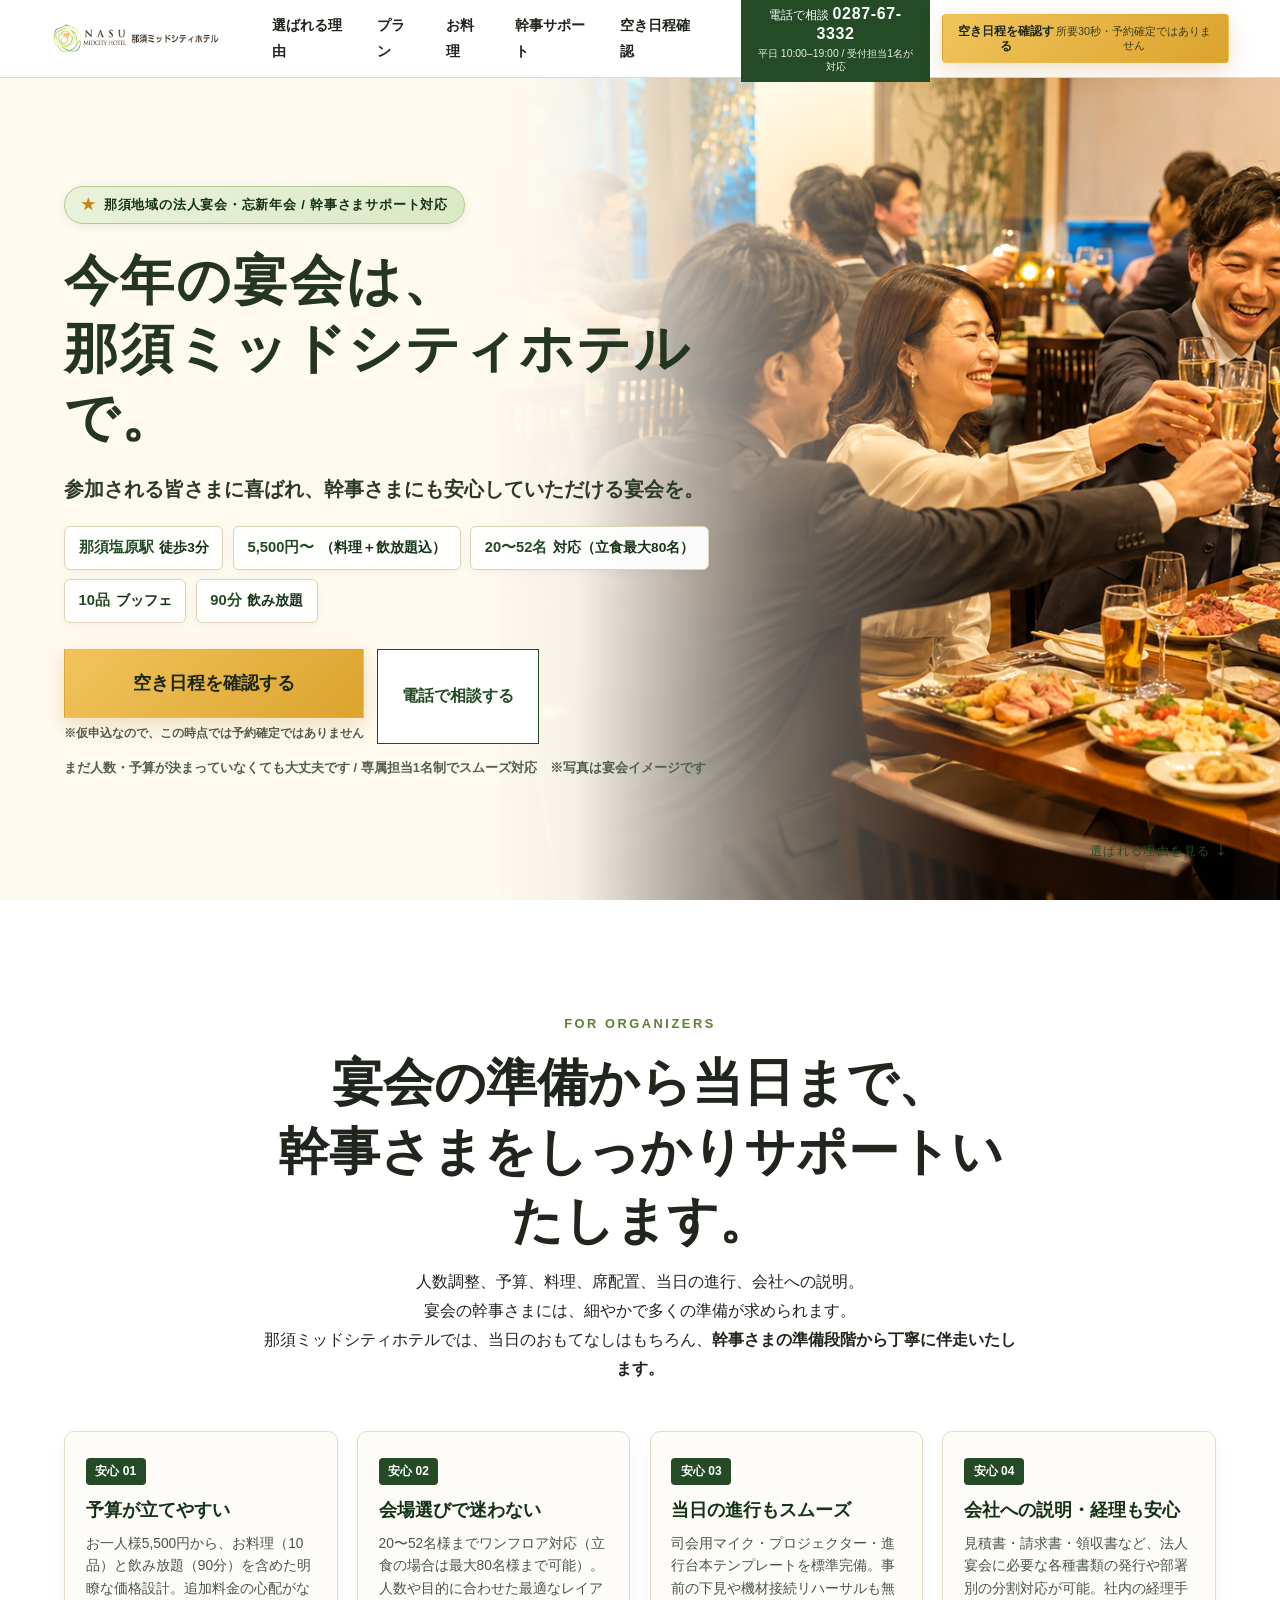
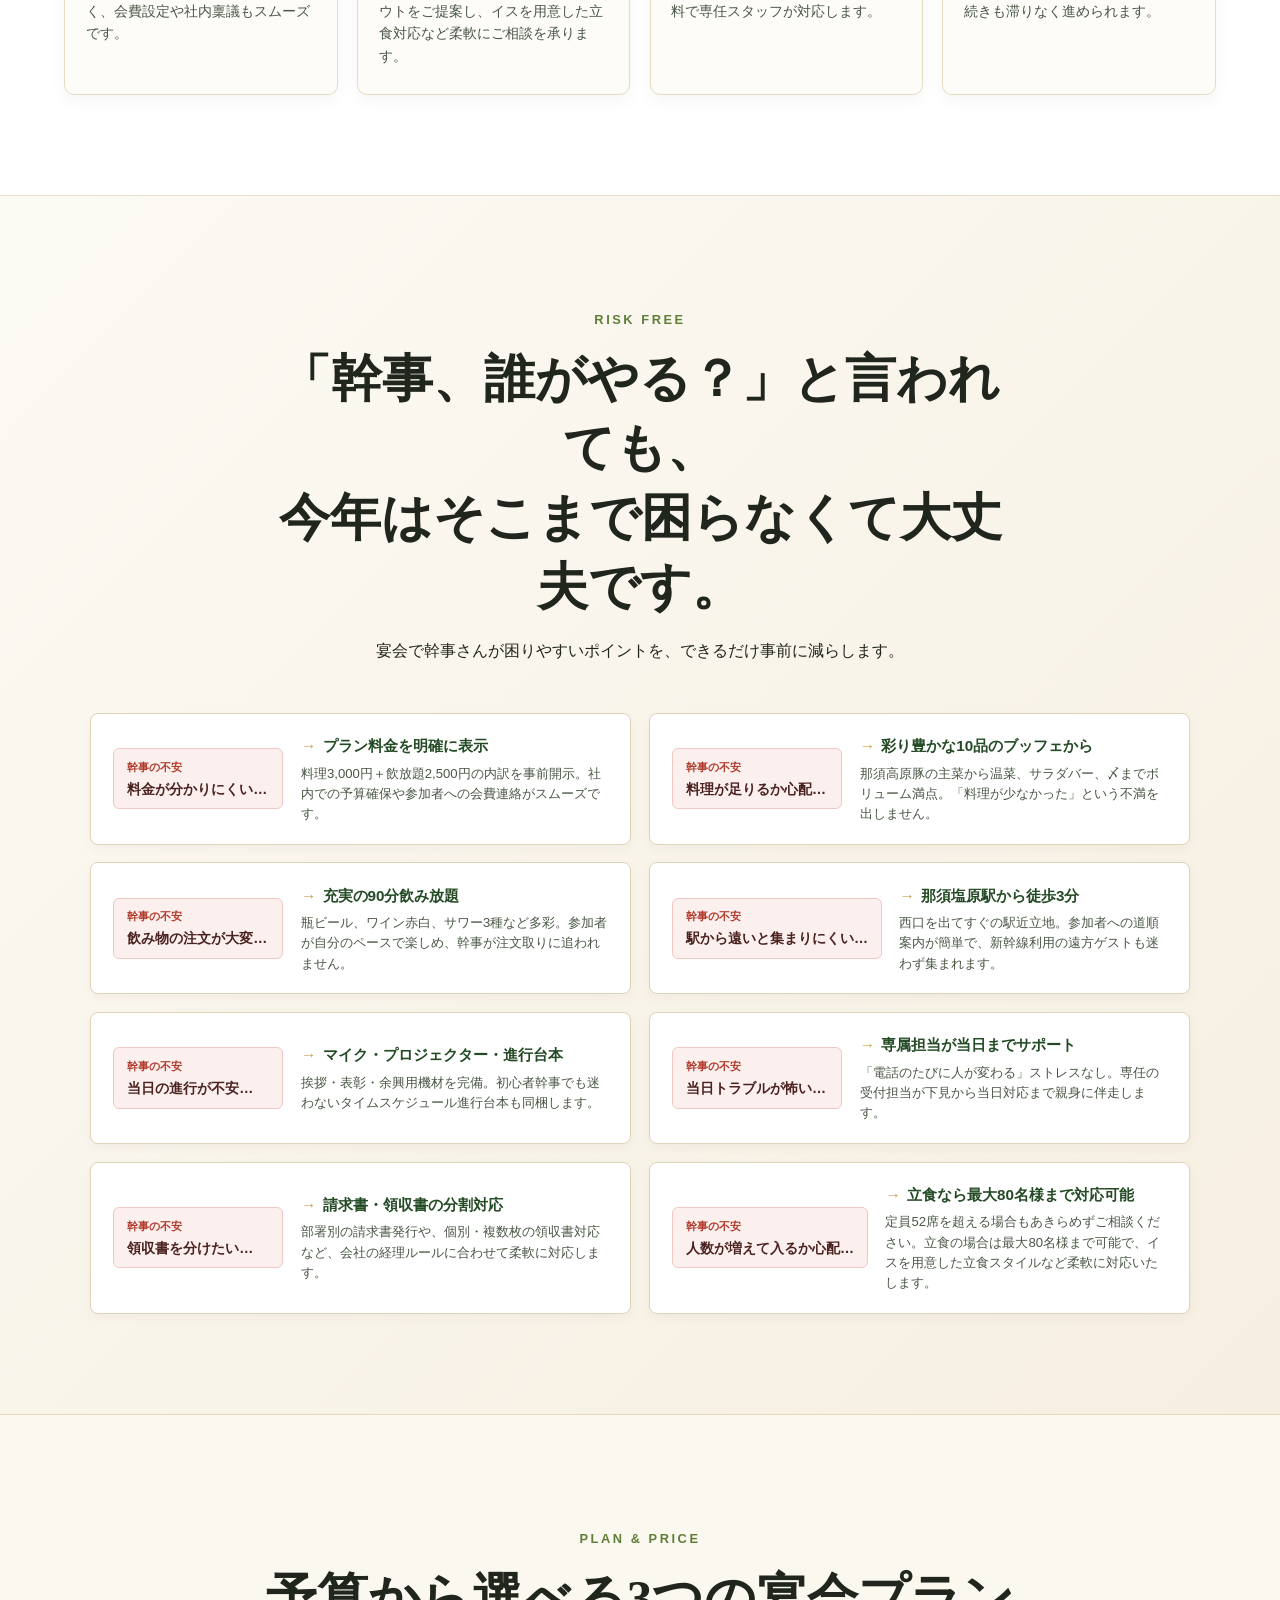
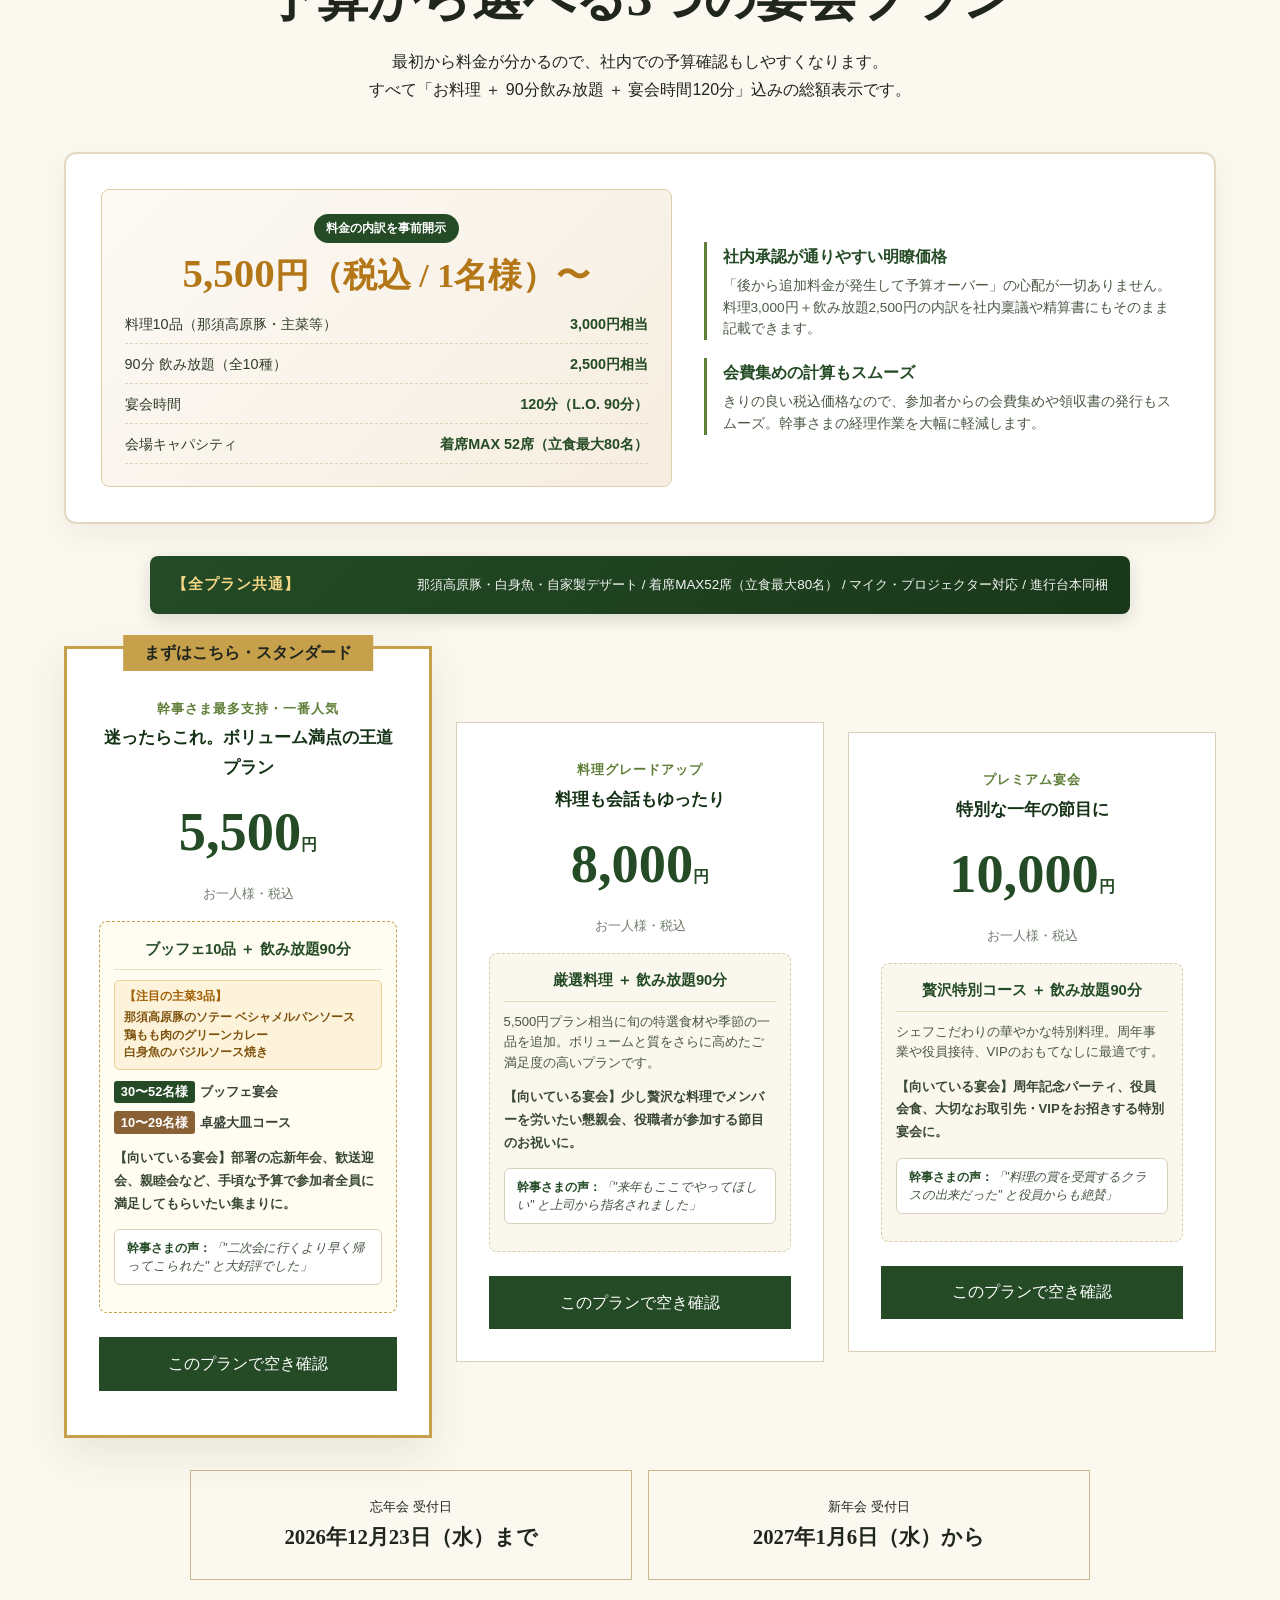
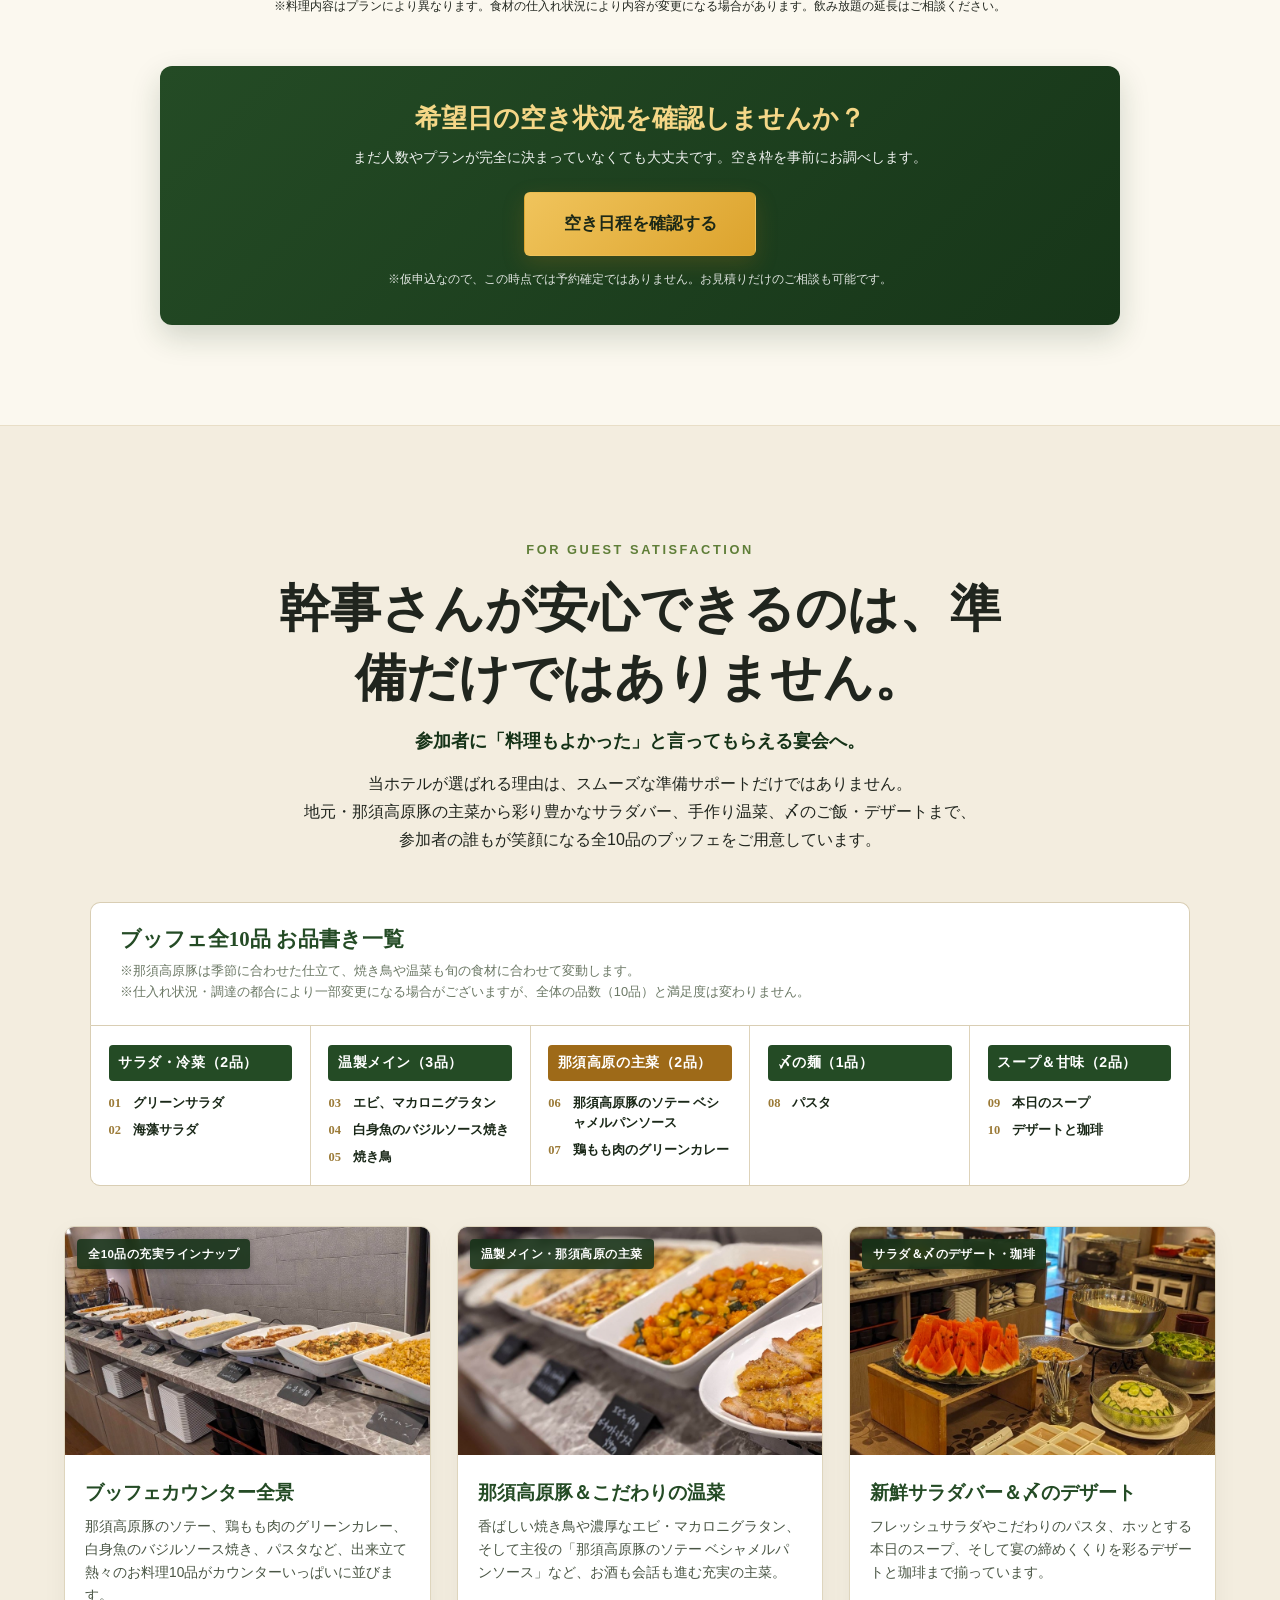
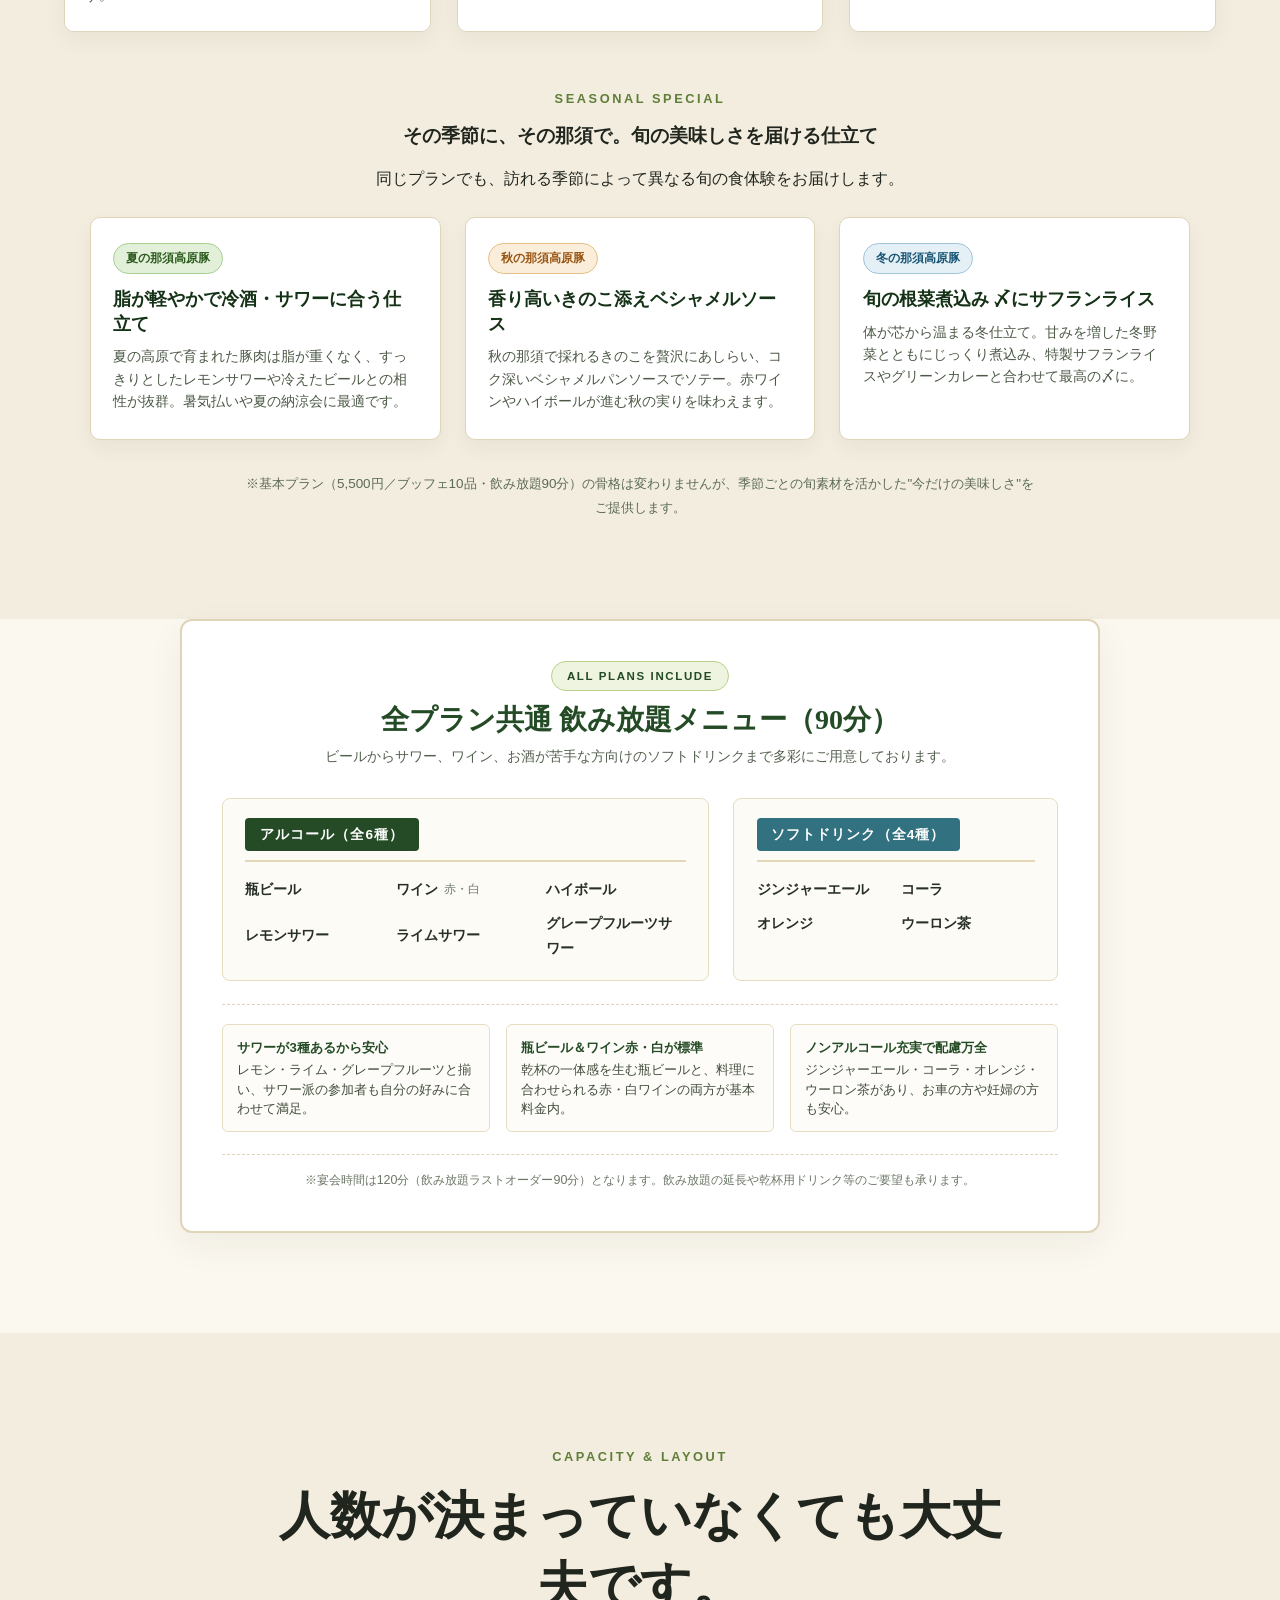
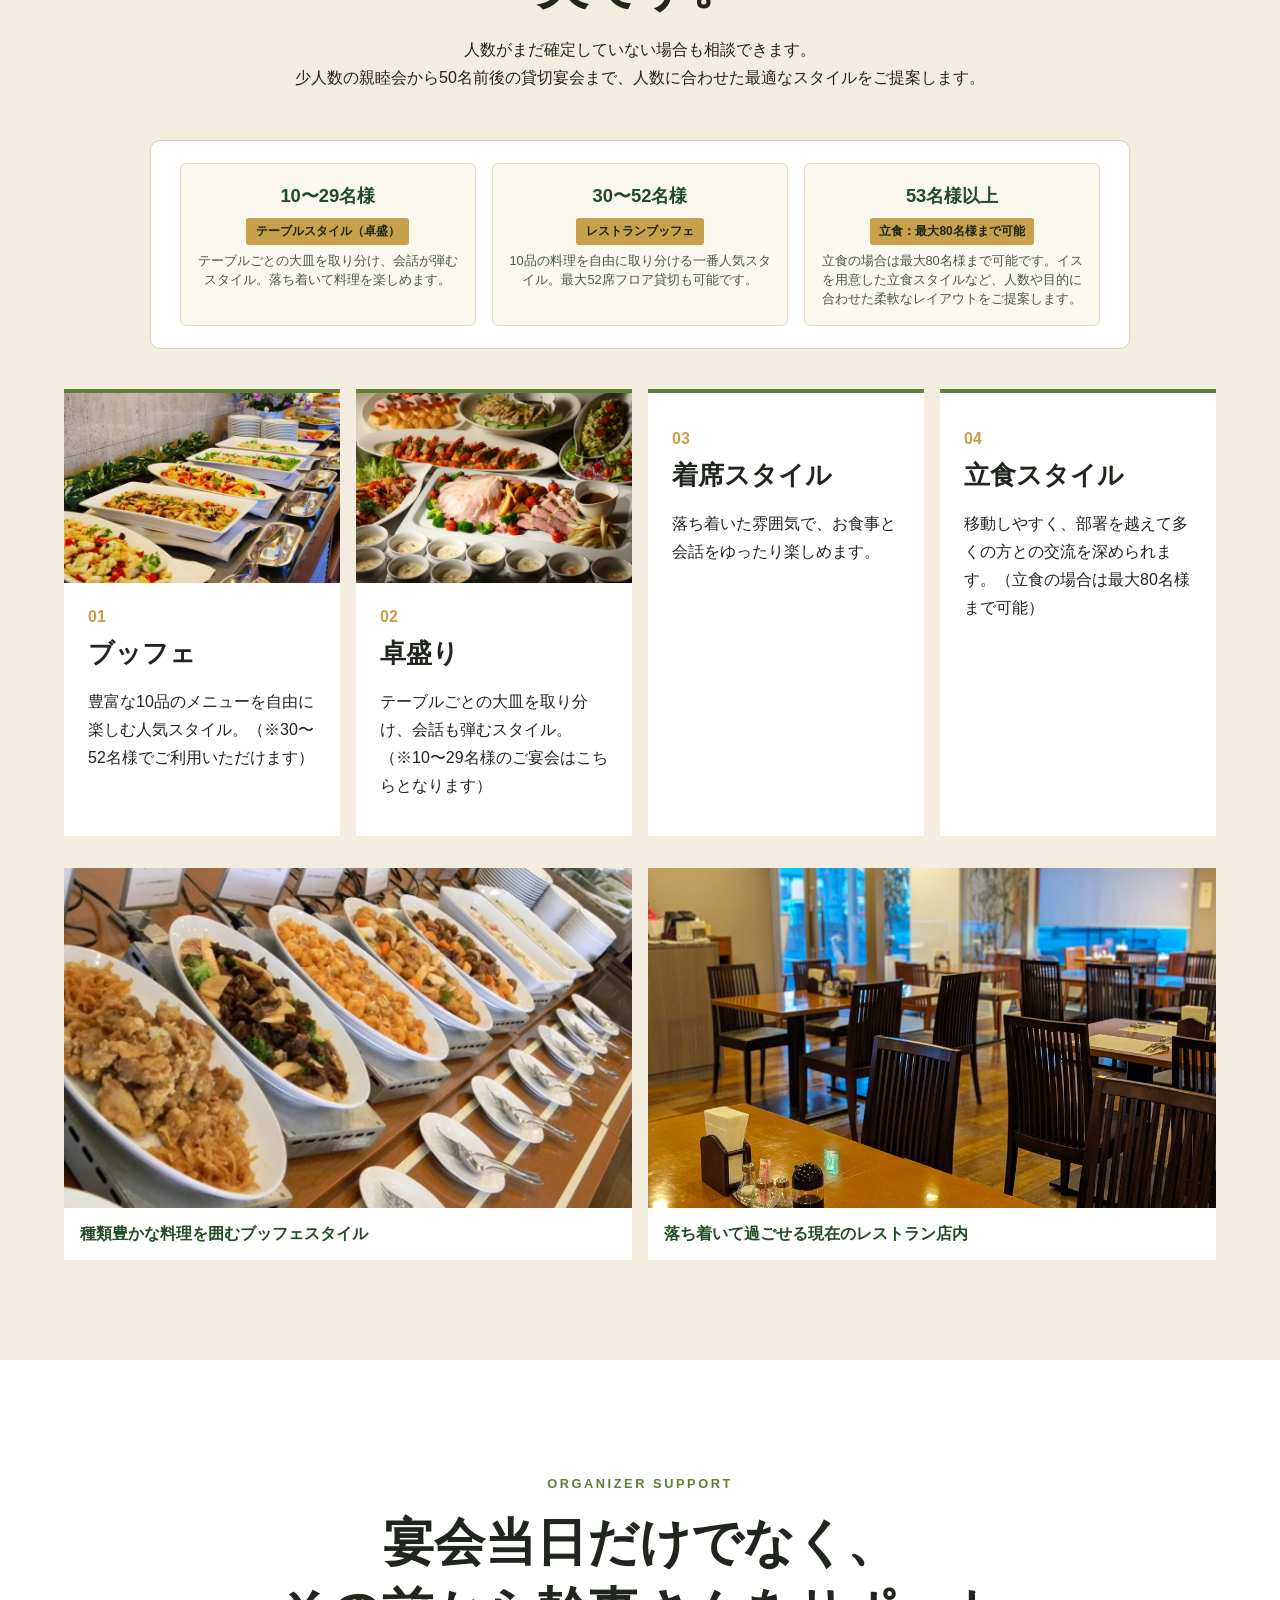
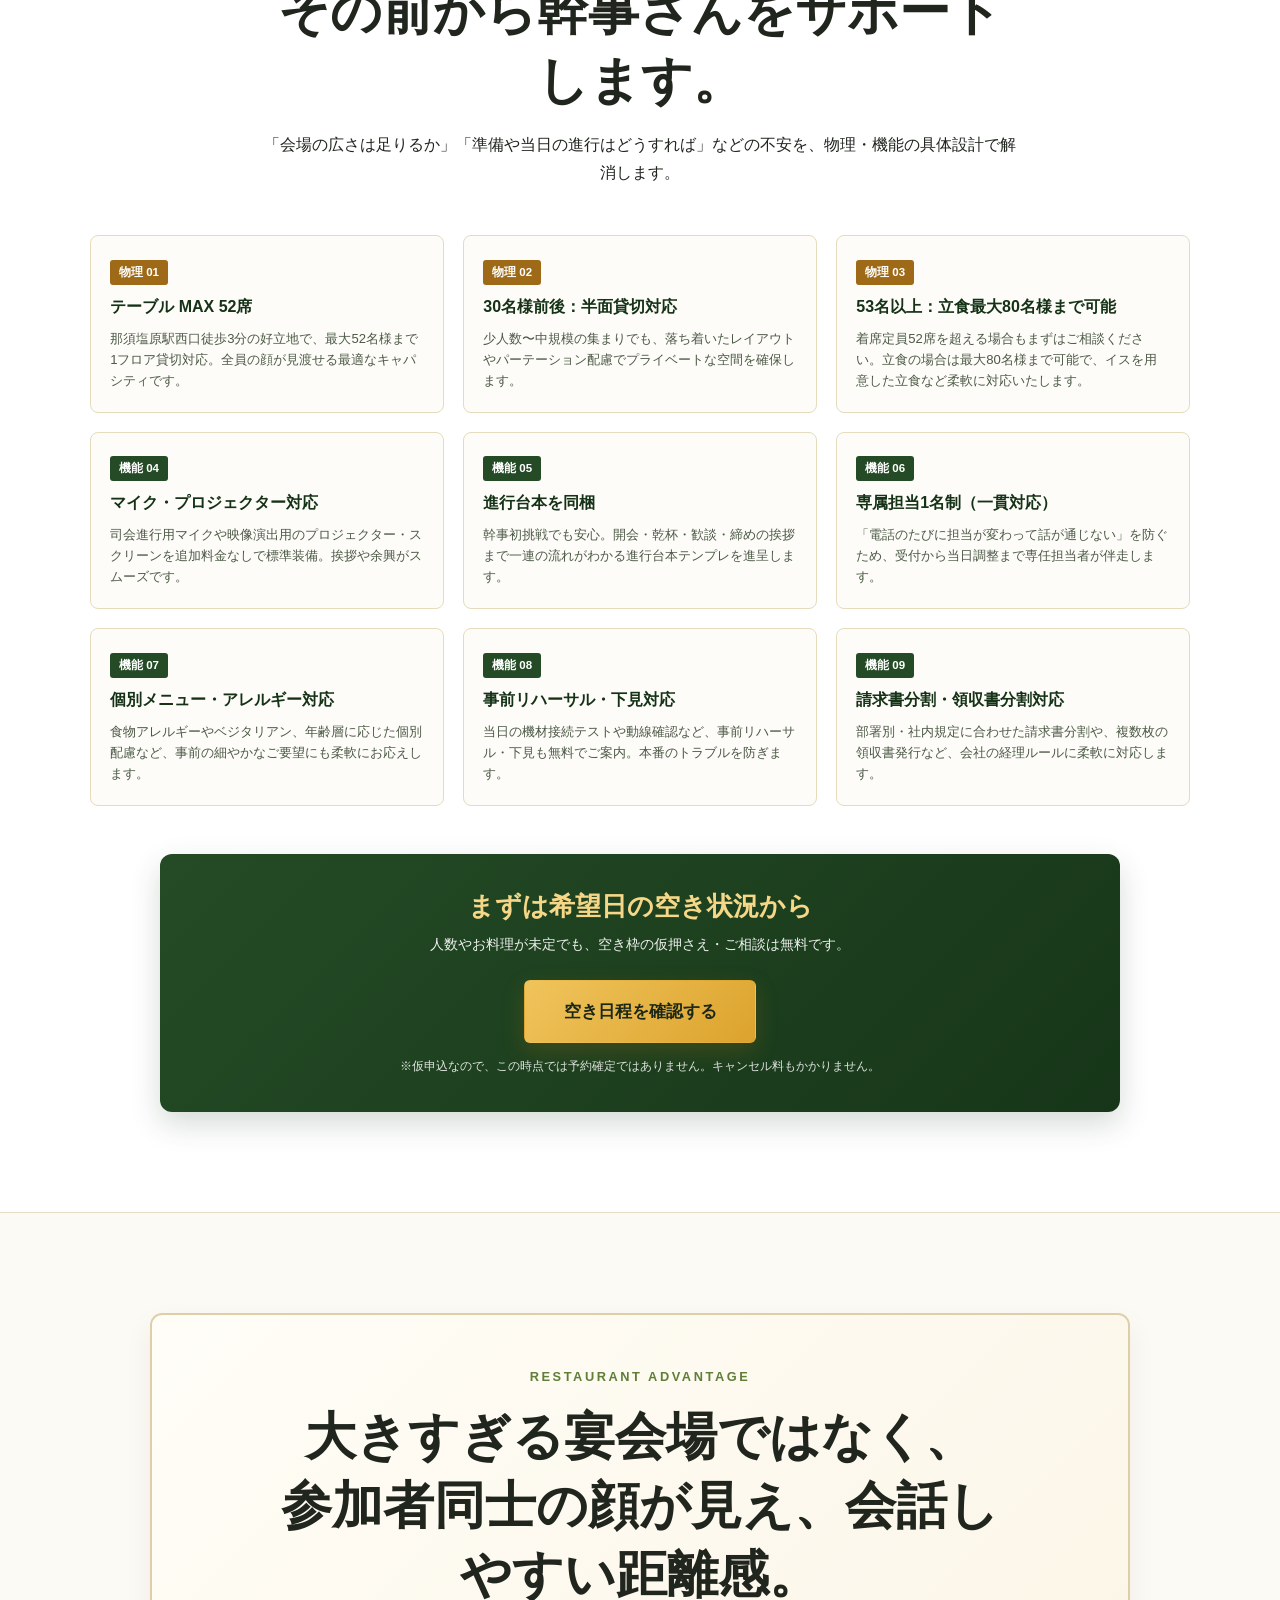
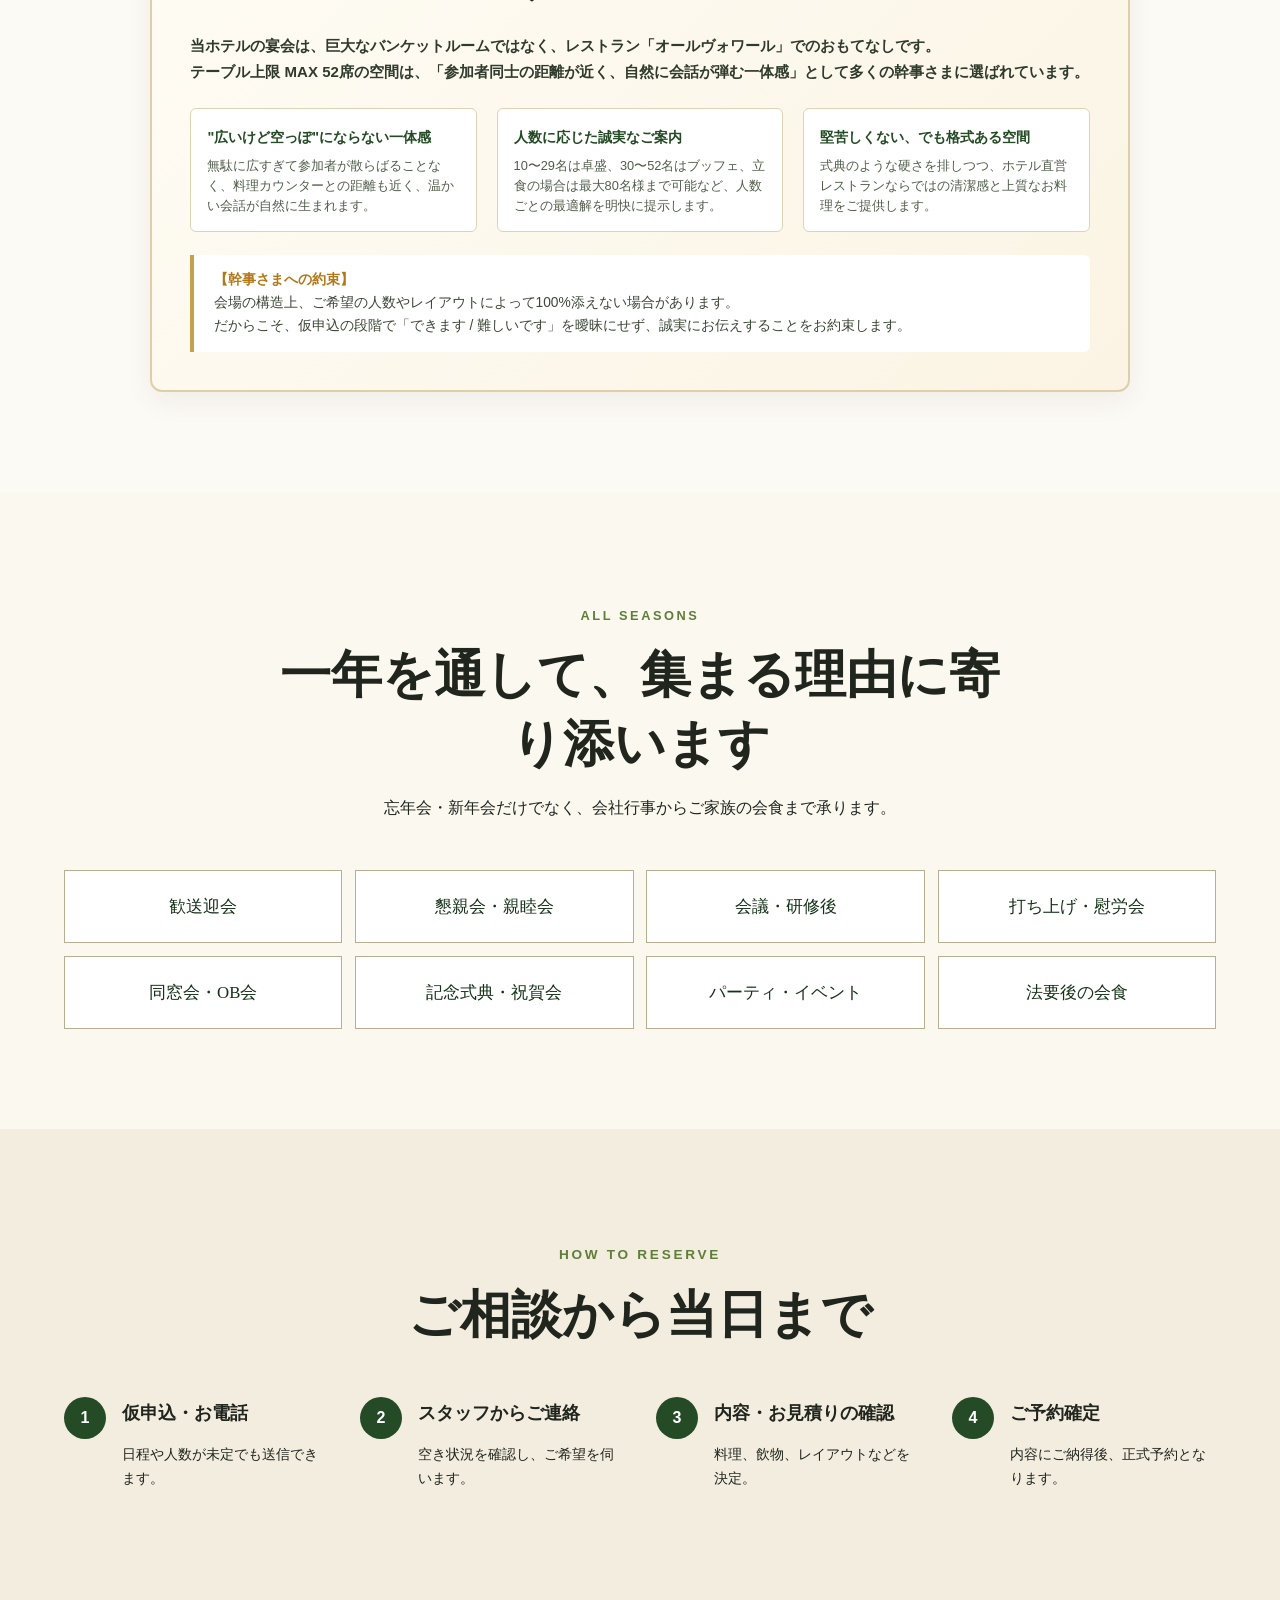
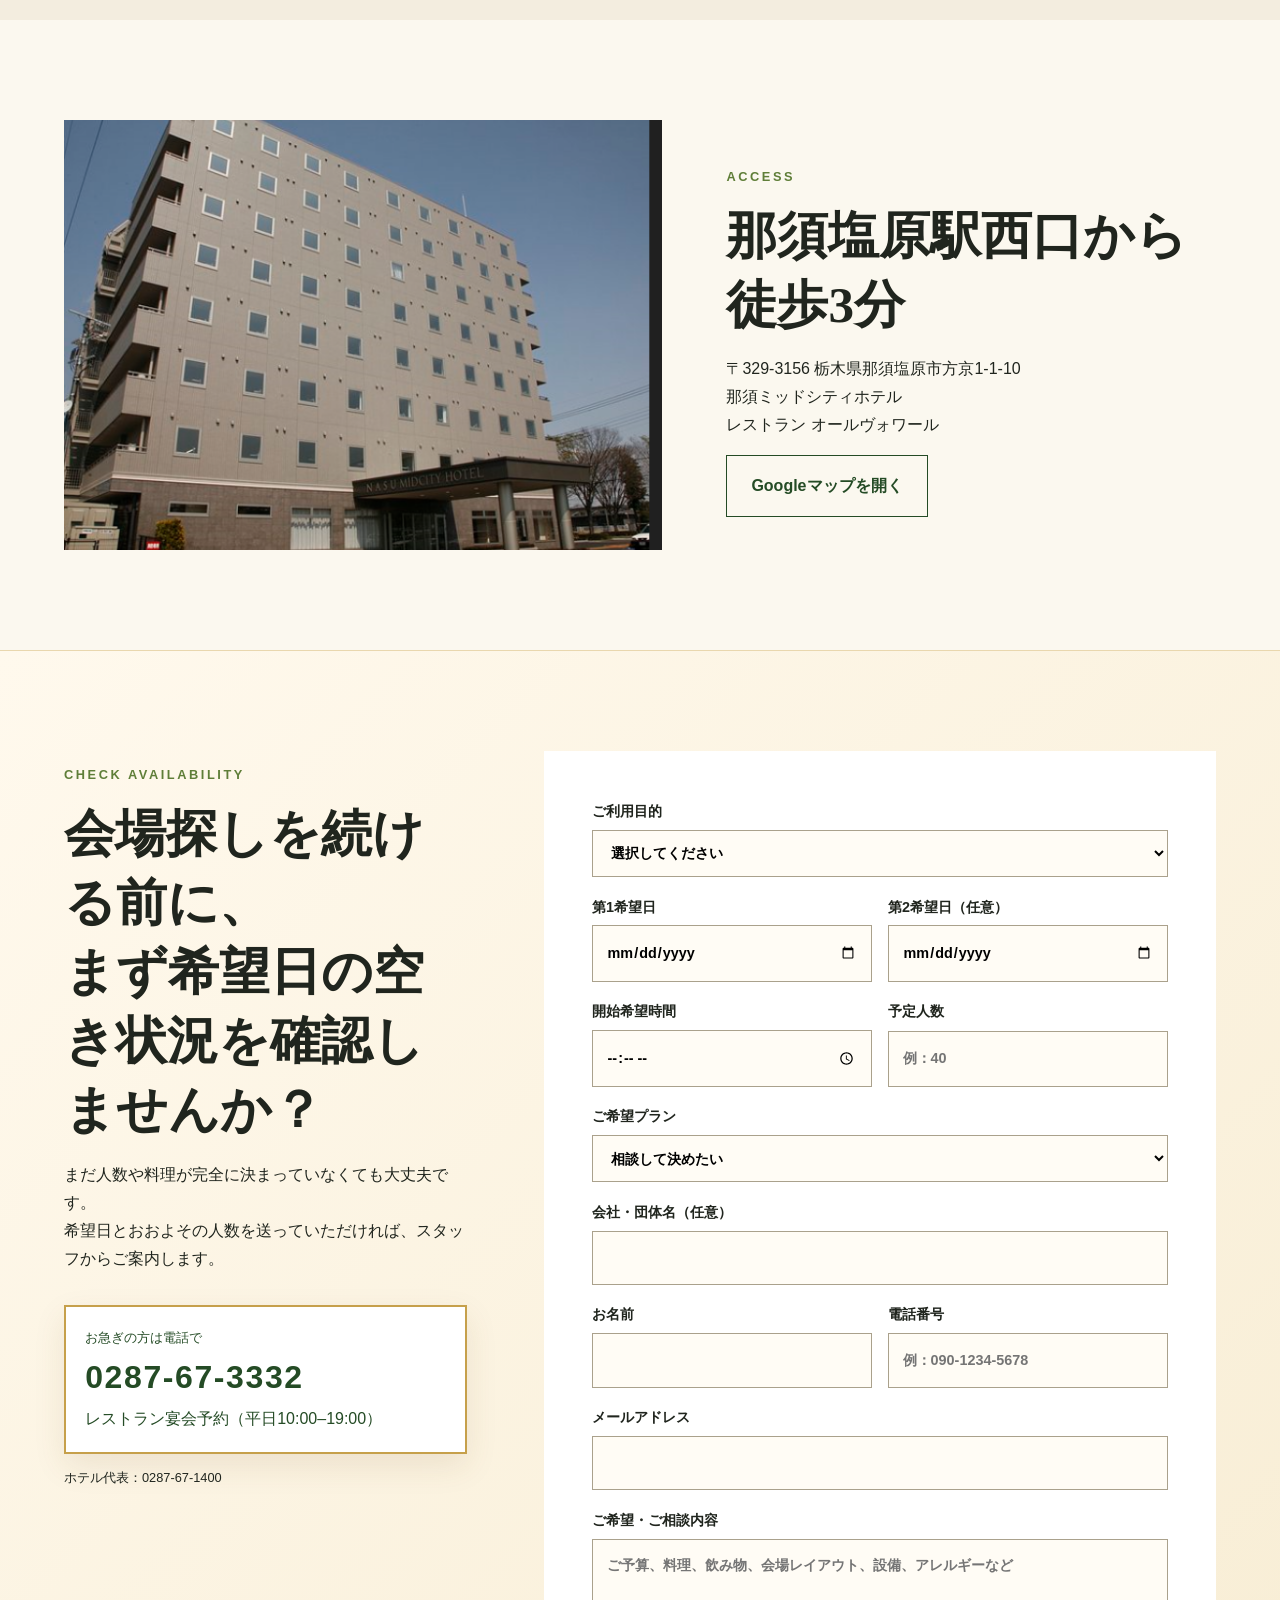
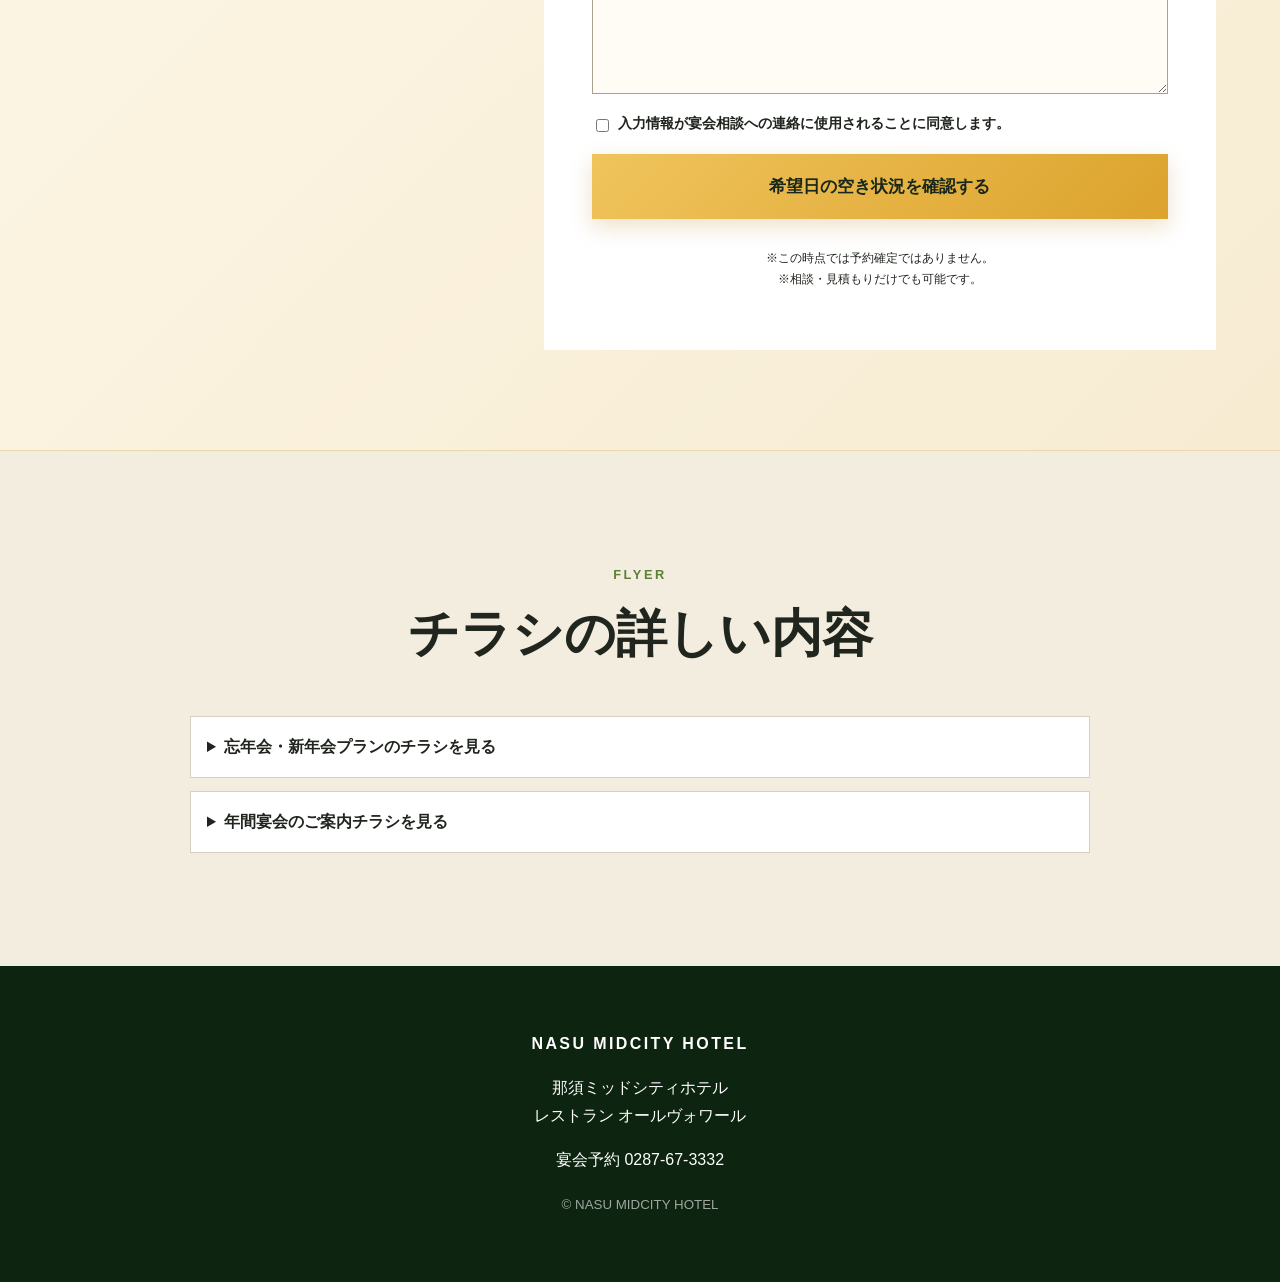
<file: index.html>
<!doctype html>
<html lang="ja">
<head>
  <meta charset="utf-8">
  <meta name="viewport" content="width=device-width,initial-scale=1">
  <title>今年の宴会は、那須ミッドシティホテルで。｜那須塩原駅徒歩3分・20〜52名（立食最大80名）</title>
  <meta name="description" content="那須塩原駅西口徒歩3分。参加される皆さまに喜ばれ、幹事さまにも安心していただける宴会を。5,500円〜（10品ブッフェ・90分飲み放題込）、着席20〜52名対応（立食の場合は最大80名様まで可能）。マイク・プロジェクター・進行台本・法人書類までまとめてサポート。">
  <meta name="theme-color" content="#244b25">
  <meta property="og:title" content="今年の宴会は、那須ミッドシティホテルで。｜那須ミッドシティホテル">
  <meta property="og:description" content="参加される皆さまに喜ばれ、幹事さまにも安心していただける宴会を。料理・予算・会場・進行まで、宴会準備をまとめてサポートします。那須塩原駅徒歩3分・5,500円〜。">
  <meta property="og:type" content="website">
  <meta property="og:image" content="assets/images/hero-party.png">
  <link rel="stylesheet" href="assets/css/style-20260904-1445.css?v=20260907-1305">
  <script type="application/ld+json">
  {"@context":"https://schema.org","@type":"Restaurant","name":"レストラン オールヴォワール（那須ミッドシティホテル）","telephone":"+81-287-67-3332","address":{"@type":"PostalAddress","streetAddress":"方京1-1-10","addressLocality":"那須塩原市","addressRegion":"栃木県","addressCountry":"JP"},"containedInPlace":{"@type":"Hotel","name":"那須ミッドシティホテル"},"acceptsReservations":true}
  </script>
</head>
<body>
  <header class="site-header">
    <a class="brand" href="#top" aria-label="那須ミッドシティホテル 宴会ページ先頭へ"><img src="assets/images/hotel-logo.png" alt="NASU MID-CITY HOTEL 那須ミッドシティホテル"></a>
    <nav aria-label="ページ内メニュー"><a href="#reasons">選ばれる理由</a><a href="#plans">プラン</a><a href="#buffet">お料理</a><a href="#support">幹事サポート</a><a href="#form">空き日程確認</a></nav>
    <div class="header-actions">
      <a class="header-tel" href="tel:0287673332">電話で相談 <b>0287-67-3332</b><small>平日 10:00–19:00 / 受付担当1名が対応</small></a>
      <a class="header-cta-btn button gold" href="#form">空き日程を確認する<small>所要30秒・予約確定ではありません</small></a>
    </div>
  </header>

  <main id="top">
    <!-- ■ 1. ファーストビュー：今年の宴会は、那須ミッドシティホテルで。 -->
    <section class="hero">
      <img src="assets/images/hero-party.png" alt="レストラン宴会で乾杯するパーティのイメージ" fetchpriority="high">
      <div class="hero-shade"></div>
      <div class="hero-content">
        <div class="hero-social-proof">那須地域の法人宴会・忘新年会 / 幹事さまサポート対応</div>
        <h1 class="hero-main-title">今年の宴会は、<br>那須ミッドシティホテルで。</h1>
        <p class="hero-sub-because">参加される皆さまに喜ばれ、幹事さまにも安心していただける宴会を。</p>

        <!-- 5大特徴カード -->
        <div class="hero-features-chips">
          <span class="hero-chip"><b>那須塩原駅</b> 徒歩3分</span>
          <span class="hero-chip"><b>5,500円〜</b>（料理＋飲放題込）</span>
          <span class="hero-chip"><b>20〜52名</b> 対応（立食最大80名）</span>
          <span class="hero-chip"><b>10品</b> ブッフェ</span>
          <span class="hero-chip"><b>90分</b> 飲み放題</span>
        </div>

        <div class="hero-actions">
          <div style="display:grid;gap:.35rem">
            <a class="button gold" href="#form" style="font-size:1.15rem;padding:1.1rem 2.2rem">空き日程を確認する</a>
            <small style="font-size:.74rem;color:#4f5d4a;font-weight:700">※仮申込なので、この時点では予約確定ではありません</small>
          </div>
          <a class="button glass" href="tel:0287673332">電話で相談する</a>
        </div>
        <p class="micro">まだ人数・予算が決まっていなくても大丈夫です / 専属担当1名制でスムーズ対応　※写真は宴会イメージです</p>
      </div>
      <a class="scroll" href="#reasons">選ばれる理由を見る <span>↓</span></a>
    </section>

    <!-- ■ 2. 幹事さまに選ばれる4つの安心理由 -->
    <section id="reasons" class="section easy-section">
      <div class="section-head">
        <p class="eyebrow dark">FOR ORGANIZERS</p>
        <h2>宴会の準備から当日まで、<br>幹事さまをしっかりサポートいたします。</h2>
        <p style="max-width:760px;margin:0 auto;line-height:1.8">
          人数調整、予算、料理、席配置、当日の進行、会社への説明。<br>
          宴会の幹事さまには、細やかで多くの準備が求められます。<br>
          那須ミッドシティホテルでは、当日のおもてなしはもちろん、<strong>幹事さまの準備段階から丁寧に伴走いたします。</strong>
        </p>
      </div>

      <div class="easy-cards-grid">
        <div class="easy-card">
          <span class="easy-card-num">安心 01</span>
          <h3>予算が立てやすい</h3>
          <p>お一人様5,500円から、お料理（10品）と飲み放題（90分）を含めた明瞭な価格設計。追加料金の心配がなく、会費設定や社内稟議もスムーズです。</p>
        </div>
        <div class="easy-card">
          <span class="easy-card-num">安心 02</span>
          <h3>会場選びで迷わない</h3>
          <p>20〜52名様までワンフロア対応（立食の場合は最大80名様まで可能）。人数や目的に合わせた最適なレイアウトをご提案し、イスを用意した立食対応など柔軟にご相談を承ります。</p>
        </div>
        <div class="easy-card">
          <span class="easy-card-num">安心 03</span>
          <h3>当日の進行もスムーズ</h3>
          <p>司会用マイク・プロジェクター・進行台本テンプレートを標準完備。事前の下見や機材接続リハーサルも無料で専任スタッフが対応します。</p>
        </div>
        <div class="easy-card">
          <span class="easy-card-num">安心 04</span>
          <h3>会社への説明・経理も安心</h3>
          <p>見積書・請求書・領収書など、法人宴会に必要な各種書類の発行や部署別の分割対応が可能。社内の経理手続きも滞りなく進められます。</p>
        </div>
      </div>
    </section>

    <!-- ■ 3. 「ここなら失敗しにくい理由」セクション -->
    <section class="section failproof-section">
      <div class="section-head">
        <p class="eyebrow dark">RISK FREE</p>
        <h2>「幹事、誰がやる？」と言われても、<br>今年はそこまで困らなくて大丈夫です。</h2>
        <p>宴会で幹事さんが困りやすいポイントを、できるだけ事前に減らします。</p>
      </div>

      <div class="trouble-grid">
        <div class="trouble-card">
          <div class="trouble-before">
            <span class="trouble-before-tag">幹事の不安</span>
            <b>料金が分かりにくい…</b>
          </div>
          <div class="trouble-after">
            <div class="trouble-after-title">プラン料金を明確に表示</div>
            <p class="trouble-after-desc">料理3,000円＋飲放題2,500円の内訳を事前開示。社内での予算確保や参加者への会費連絡がスムーズです。</p>
          </div>
        </div>

        <div class="trouble-card">
          <div class="trouble-before">
            <span class="trouble-before-tag">幹事の不安</span>
            <b>料理が足りるか心配…</b>
          </div>
          <div class="trouble-after">
            <div class="trouble-after-title">彩り豊かな10品のブッフェから</div>
            <p class="trouble-after-desc">那須高原豚の主菜から温菜、サラダバー、〆までボリューム満点。「料理が少なかった」という不満を出しません。</p>
          </div>
        </div>

        <div class="trouble-card">
          <div class="trouble-before">
            <span class="trouble-before-tag">幹事の不安</span>
            <b>飲み物の注文が大変…</b>
          </div>
          <div class="trouble-after">
            <div class="trouble-after-title">充実の90分飲み放題</div>
            <p class="trouble-after-desc">瓶ビール、ワイン赤白、サワー3種など多彩。参加者が自分のペースで楽しめ、幹事が注文取りに追われません。</p>
          </div>
        </div>

        <div class="trouble-card">
          <div class="trouble-before">
            <span class="trouble-before-tag">幹事の不安</span>
            <b>駅から遠いと集まりにくい…</b>
          </div>
          <div class="trouble-after">
            <div class="trouble-after-title">那須塩原駅から徒歩3分</div>
            <p class="trouble-after-desc">西口を出てすぐの駅近立地。参加者への道順案内が簡単で、新幹線利用の遠方ゲストも迷わず集まれます。</p>
          </div>
        </div>

        <div class="trouble-card">
          <div class="trouble-before">
            <span class="trouble-before-tag">幹事の不安</span>
            <b>当日の進行が不安…</b>
          </div>
          <div class="trouble-after">
            <div class="trouble-after-title">マイク・プロジェクター・進行台本</div>
            <p class="trouble-after-desc">挨拶・表彰・余興用機材を完備。初心者幹事でも迷わないタイムスケジュール進行台本も同梱します。</p>
          </div>
        </div>

        <div class="trouble-card">
          <div class="trouble-before">
            <span class="trouble-before-tag">幹事の不安</span>
            <b>当日トラブルが怖い…</b>
          </div>
          <div class="trouble-after">
            <div class="trouble-after-title">専属担当が当日までサポート</div>
            <p class="trouble-after-desc">「電話のたびに人が変わる」ストレスなし。専任の受付担当が下見から当日対応まで親身に伴走します。</p>
          </div>
        </div>

        <div class="trouble-card">
          <div class="trouble-before">
            <span class="trouble-before-tag">幹事の不安</span>
            <b>領収書を分けたい…</b>
          </div>
          <div class="trouble-after">
            <div class="trouble-after-title">請求書・領収書の分割対応</div>
            <p class="trouble-after-desc">部署別の請求書発行や、個別・複数枚の領収書対応など、会社の経理ルールに合わせて柔軟に対応します。</p>
          </div>
        </div>

        <div class="trouble-card">
          <div class="trouble-before">
            <span class="trouble-before-tag">幹事の不安</span>
            <b>人数が増えて入るか心配…</b>
          </div>
          <div class="trouble-after">
            <div class="trouble-after-title">立食なら最大80名様まで対応可能</div>
            <p class="trouble-after-desc">定員52席を超える場合もあきらめずご相談ください。立食の場合は最大80名様まで可能で、イスを用意した立食スタイルなど柔軟に対応いたします。</p>
          </div>
        </div>
      </div>
    </section>

    <!-- ■ 4. 予算から選べる3つの宴会プラン -->
    <section id="plans" class="campaign section">
      <div class="section-head">
        <p class="eyebrow dark">PLAN & PRICE</p>
        <h2>予算から選べる3つの宴会プラン</h2>
        <p>最初から料金が分かるので、社内での予算確認もしやすくなります。<br>すべて「お料理 ＋ 90分飲み放題 ＋ 宴会時間120分」込みの総額表示です。</p>
      </div>

      <!-- 価格内訳と透明性開示 -->
      <div class="breakdown-box" style="margin-bottom:2rem">
        <div class="breakdown-grid">
          <div class="breakdown-total">
            <span class="price-badge">料金の内訳を事前開示</span>
            <div class="main-sum">5,500<small>円（税込 / 1名様）〜</small></div>
            <ul class="sum-items">
              <li><span>料理10品（那須高原豚・主菜等）</span><b>3,000円相当</b></li>
              <li><span>90分 飲み放題（全10種）</span><b>2,500円相当</b></li>
              <li><span>宴会時間</span><b>120分（L.O. 90分）</b></li>
              <li><span>会場キャパシティ</span><b>着席MAX 52席（立食最大80名）</b></li>
            </ul>
          </div>
          <div class="comparison-points">
            <div class="comparison-card">
              <h4>社内承認が通りやすい明瞭価格</h4>
              <p>「後から追加料金が発生して予算オーバー」の心配が一切ありません。料理3,000円＋飲み放題2,500円の内訳を社内稟議や精算書にもそのまま記載できます。</p>
            </div>
            <div class="comparison-card">
              <h4>会費集めの計算もスムーズ</h4>
              <p>きりの良い税込価格なので、参加者からの会費集めや領収書の発行もスムーズ。幹事さまの経理作業を大幅に軽減します。</p>
            </div>
          </div>
        </div>
      </div>

      <div class="plans-common-banner">
        <b>【全プラン共通】</b>
        <span>那須高原豚・白身魚・自家製デザート / 着席MAX52席（立食最大80名） / マイク・プロジェクター対応 / 進行台本同梱</span>
      </div>

      <div class="plan-grid">
        <!-- 5,500円プラン（スタンダード・まずはこちらとして最強調） -->
        <article class="plan featured">
          <b class="ribbon">まずはこちら・スタンダード</b>
          <span class="plan-category">幹事さま最多支持・一番人気</span>
          <p class="plan-subtitle">迷ったらこれ。ボリューム満点の王道プラン</p>
          <h3>5,500<small>円</small></h3>
          <span class="plan-tax">お一人様・税込</span>
          <div class="plan-features">
            <p class="plan-menu-title"><strong>ブッフェ10品 ＋ 飲み放題90分</strong></p>
            <div class="plan-dishes-badge">
              <strong>【注目の主菜3品】</strong>
              那須高原豚のソテー ベシャメルパンソース<br>
              鶏もも肉のグリーンカレー<br>
              白身魚のバジルソース焼き
            </div>
            <ul class="plan-conditions">
              <li><span class="condition-badge">30〜52名様</span><strong>ブッフェ宴会</strong></li>
              <li><span class="condition-badge condition-takumori">10〜29名様</span><strong>卓盛大皿コース</strong></li>
            </ul>
            <p style="margin:.8rem 0 0;font-size:.82rem;color:#394833;font-weight:700">
              【向いている宴会】部署の忘新年会、歓送迎会、親睦会など、手頃な予算で参加者全員に満足してもらいたい集まりに。
            </p>
            <p class="plan-voice"><strong>幹事さまの声：</strong>「"二次会に行くより早く帰ってこられた" と大好評でした」</p>
          </div>
          <button type="button" data-plan="5,500円プラン">このプランで空き確認</button>
        </article>

        <!-- 8,000円プラン -->
        <article class="plan">
          <span class="plan-category">料理グレードアップ</span>
          <p class="plan-subtitle">料理も会話もゆったり</p>
          <h3>8,000<small>円</small></h3>
          <span class="plan-tax">お一人様・税込</span>
          <div class="plan-features">
            <p class="plan-menu-title"><strong>厳選料理 ＋ 飲み放題90分</strong></p>
            <p class="plan-desc">5,500円プラン相当に旬の特選食材や季節の一品を追加。ボリュームと質をさらに高めたご満足度の高いプランです。</p>
            <p style="margin:.8rem 0 0;font-size:.82rem;color:#394833;font-weight:700">
              【向いている宴会】少し贅沢な料理でメンバーを労いたい懇親会、役職者が参加する節目のお祝いに。
            </p>
            <p class="plan-voice"><strong>幹事さまの声：</strong>「"来年もここでやってほしい" と上司から指名されました」</p>
          </div>
          <button type="button" data-plan="8,000円プラン">このプランで空き確認</button>
        </article>

        <!-- 10,000円プラン -->
        <article class="plan">
          <span class="plan-category">プレミアム宴会</span>
          <p class="plan-subtitle">特別な一年の節目に</p>
          <h3>10,000<small>円</small></h3>
          <span class="plan-tax">お一人様・税込</span>
          <div class="plan-features">
            <p class="plan-menu-title"><strong>贅沢特別コース ＋ 飲み放題90分</strong></p>
            <p class="plan-desc">シェフこだわりの華やかな特別料理。周年事業や役員接待、VIPのおもてなしに最適です。</p>
            <p style="margin:.8rem 0 0;font-size:.82rem;color:#394833;font-weight:700">
              【向いている宴会】周年記念パーティ、役員会食、大切なお取引先・VIPをお招きする特別宴会に。
            </p>
            <p class="plan-voice"><strong>幹事さまの声：</strong>「"料理の賞を受賞するクラスの出来だった" と役員からも絶賛」</p>
          </div>
          <button type="button" data-plan="10,000円プラン">このプランで空き確認</button>
        </article>
      </div>

      <div class="dates"><div><small>忘年会 受付日</small><strong>2026年12月23日（水）まで</strong></div><div><small>新年会 受付日</small><strong>2027年1月6日（水）から</strong></div></div>
      <p class="notes">※料理内容はプランにより異なります。食材の仕入れ状況により内容が変更になる場合があります。飲み放題の延長はご相談ください。</p>

      <!-- プラン後の中間CTA -->
      <div class="inline-cta-box">
        <h3>希望日の空き状況を確認しませんか？</h3>
        <p>まだ人数やプランが完全に決まっていなくても大丈夫です。空き枠を事前にお調べします。</p>
        <a class="button gold" href="#form">空き日程を確認する</a>
        <small>※仮申込なので、この時点では予約確定ではありません。お見積りだけのご相談も可能です。</small>
      </div>
    </section>

    <!-- ■ 5. 10品の料理・那須高原豚（安心できる証拠） -->
    <section id="buffet" class="buffet-showcase section warm">
      <div class="section-head">
        <p class="eyebrow dark">FOR GUEST SATISFACTION</p>
        <h2>幹事さんが安心できるのは、準備だけではありません。</h2>
        <p style="font-size:1.15rem;color:var(--deep);font-weight:700;margin:.4rem 0 .8rem">
          参加者に「料理もよかった」と言ってもらえる宴会へ。
        </p>
        <p style="max-width:780px;margin:0 auto;line-height:1.75">
          当ホテルが選ばれる理由は、スムーズな準備サポートだけではありません。<br>
          地元・那須高原豚の主菜から彩り豊かなサラダバー、手作り温菜、〆のご飯・デザートまで、<br>
          参加者の誰もが笑顔になる全10品のブッフェをご用意しています。
        </p>
      </div>

      <!-- 実物10品カテゴリ分類一覧 -->
      <div class="buffet-14-wrap">
        <div class="buffet-14-head">
          <h3>ブッフェ全10品 お品書き一覧</h3>
          <p class="buffet-season-note">
            ※那須高原豚は季節に合わせた仕立て、焼き鳥や温菜も旬の食材に合わせて変動します。<br>
            ※仕入れ状況・調達の都合により一部変更になる場合がございますが、全体の品数（10品）と満足度は変わりません。
          </p>
        </div>
        <div class="buffet-categories">
          <div class="buffet-cat-col">
            <h4>サラダ・冷菜（2品）</h4>
            <ol>
              <li><span class="num">01</span><strong>グリーンサラダ</strong></li>
              <li><span class="num">02</span><strong>海藻サラダ</strong></li>
            </ol>
          </div>
          <div class="buffet-cat-col">
            <h4>温製メイン（3品）</h4>
            <ol>
              <li><span class="num">03</span><strong>エビ、マカロニグラタン</strong></li>
              <li><span class="num">04</span><strong>白身魚のバジルソース焼き</strong></li>
              <li><span class="num">05</span><strong>焼き鳥</strong></li>
            </ol>
          </div>
          <div class="buffet-cat-col cat-hero">
            <h4>那須高原の主菜（2品）</h4>
            <ol>
              <li><span class="num">06</span><strong>那須高原豚のソテー ベシャメルパンソース</strong></li>
              <li><span class="num">07</span><strong>鶏もも肉のグリーンカレー</strong></li>
            </ol>
          </div>
          <div class="buffet-cat-col">
            <h4>〆の麺（1品）</h4>
            <ol>
              <li><span class="num">08</span><strong>パスタ</strong></li>
            </ol>
          </div>
          <div class="buffet-cat-col">
            <h4>スープ＆甘味（2品）</h4>
            <ol>
              <li><span class="num">09</span><strong>本日のスープ</strong></li>
              <li><span class="num">10</span><strong>デザートと珈琲</strong></li>
            </ol>
          </div>
        </div>
      </div>

      <div class="buffet-gallery" style="margin-top:2.5rem">
        <figure class="gallery-card">
          <div class="gallery-image-wrap">
            <img src="assets/images/buffet-lineup.jpg" alt="ずらりと並ぶブッフェカウンター全10品のお料理">
            <span class="gallery-tag">全10品の充実ラインナップ</span>
          </div>
          <figcaption>
            <strong>ブッフェカウンター全景</strong>
            <p>那須高原豚のソテー、鶏もも肉のグリーンカレー、白身魚のバジルソース焼き、パスタなど、出来立て熱々のお料理10品がカウンターいっぱいに並びます。</p>
          </figcaption>
        </figure>
        <figure class="gallery-card">
          <div class="gallery-image-wrap">
            <img src="assets/images/buffet-hot-dishes.jpg" alt="那須高原豚や白身魚のバジルソース焼きなど温かいメインディッシュ">
            <span class="gallery-tag">温製メイン・那須高原の主菜</span>
          </div>
          <figcaption>
            <strong>那須高原豚＆こだわりの温菜</strong>
            <p>香ばしい焼き鳥や濃厚なエビ・マカロニグラタン、そして主役の「那須高原豚のソテー ベシャメルパンソース」など、お酒も会話も進む充実の主菜。</p>
          </figcaption>
        </figure>
        <figure class="gallery-card">
          <div class="gallery-image-wrap">
            <img src="assets/images/buffet-salad-dessert.jpg" alt="新鮮野菜のサラダバーと〆のデザート・珈琲">
            <span class="gallery-tag">サラダ＆〆のデザート・珈琲</span>
          </div>
          <figcaption>
            <strong>新鮮サラダバー＆〆のデザート</strong>
            <p>フレッシュサラダやこだわりのパスタ、ホッとする本日のスープ、そして宴の締めくくりを彩るデザートと珈琲まで揃っています。</p>
          </figcaption>
        </figure>
      </div>

      <!-- 季節の食体験（実物資料の季節変動を活用） -->
      <div style="margin-top:3.5rem">
        <div class="section-head" style="margin-bottom:1.5rem">
          <p class="eyebrow dark">SEASONAL SPECIAL</p>
          <h3>その季節に、その那須で。旬の美味しさを届ける仕立て</h3>
          <p>同じプランでも、訪れる季節によって異なる旬の食体験をお届けします。</p>
        </div>
        <div class="seasonal-cards">
          <div class="seasonal-card">
            <span class="season-tag summer">夏の那須高原豚</span>
            <h3>脂が軽やかで冷酒・サワーに合う仕立て</h3>
            <p>夏の高原で育まれた豚肉は脂が重くなく、すっきりとしたレモンサワーや冷えたビールとの相性が抜群。暑気払いや夏の納涼会に最適です。</p>
          </div>
          <div class="seasonal-card">
            <span class="season-tag autumn">秋の那須高原豚</span>
            <h3>香り高いきのこ添えベシャメルソース</h3>
            <p>秋の那須で採れるきのこを贅沢にあしらい、コク深いベシャメルパンソースでソテー。赤ワインやハイボールが進む秋の実りを味わえます。</p>
          </div>
          <div class="seasonal-card">
            <span class="season-tag winter">冬の那須高原豚</span>
            <h3>旬の根菜煮込み 〆にサフランライス</h3>
            <p>体が芯から温まる冬仕立て。甘みを増した冬野菜とともにじっくり煮込み、特製サフランライスやグリーンカレーと合わせて最高の〆に。</p>
          </div>
        </div>
        <p class="seasonal-footer-note">※基本プラン（5,500円／ブッフェ10品・飲み放題90分）の骨格は変わりませんが、季節ごとの旬素材を活かした"今だけの美味しさ"をご提供します。</p>
      </div>
    </section>

    <!-- ■ 6. 飲み放題メニュー（90分） -->
    <section class="section" style="padding-top:0">
      <div class="drink-menu-box" style="margin-top:0">
        <div class="drink-menu-head">
          <span class="drink-pill">ALL PLANS INCLUDE</span>
          <h3>全プラン共通 飲み放題メニュー（90分）</h3>
          <p>ビールからサワー、ワイン、お酒が苦手な方向けのソフトドリンクまで多彩にご用意しております。</p>
        </div>
        <div class="drink-columns">
          <div class="drink-card">
            <div class="drink-card-title">
              <span class="drink-badge-alcohol">アルコール（全6種）</span>
            </div>
            <ul class="drink-items">
              <li><span class="drink-name">瓶ビール</span></li>
              <li><span class="drink-name">ワイン</span><small class="drink-sub">赤・白</small></li>
              <li><span class="drink-name">ハイボール</span></li>
              <li><span class="drink-name">レモンサワー</span></li>
              <li><span class="drink-name">ライムサワー</span></li>
              <li><span class="drink-name">グレープフルーツサワー</span></li>
            </ul>
          </div>
          <div class="drink-card">
            <div class="drink-card-title">
              <span class="drink-badge-soft">ソフトドリンク（全4種）</span>
            </div>
            <ul class="drink-items">
              <li><span class="drink-name">ジンジャーエール</span></li>
              <li><span class="drink-name">コーラ</span></li>
              <li><span class="drink-name">オレンジ</span></li>
              <li><span class="drink-name">ウーロン茶</span></li>
            </ul>
          </div>
        </div>

        <!-- 幹事のPain解消Because -->
        <div class="drink-pain-relief">
          <div class="drink-pain-item">
            <b>サワーが3種あるから安心</b>
            レモン・ライム・グレープフルーツと揃い、サワー派の参加者も自分の好みに合わせて満足。
          </div>
          <div class="drink-pain-item">
            <b>瓶ビール＆ワイン赤・白が標準</b>
            乾杯の一体感を生む瓶ビールと、料理に合わせられる赤・白ワインの両方が基本料金内。
          </div>
          <div class="drink-pain-item">
            <b>ノンアルコール充実で配慮万全</b>
            ジンジャーエール・コーラ・オレンジ・ウーロン茶があり、お車の方や妊婦の方も安心。
          </div>
        </div>

        <p class="drink-foot-note">※宴会時間は120分（飲み放題ラストオーダー90分）となります。飲み放題の延長や乾杯用ドリンク等のご要望も承ります。</p>
      </div>
    </section>

    <!-- ■ 7. 人数別の会場案内 -->
    <section class="styles section warm">
      <div class="section-head">
        <p class="eyebrow dark">CAPACITY & LAYOUT</p>
        <h2>人数が決まっていなくても大丈夫です。</h2>
        <p>人数がまだ確定していない場合も相談できます。<br>少人数の親睦会から50名前後の貸切宴会まで、人数に合わせた最適なスタイルをご提案します。</p>
      </div>

      <!-- 人数ガイド（Bright Line） -->
      <div class="brightline-guide" style="margin:0 auto 2.5rem">
        <div class="brightline-grid">
          <div class="brightline-col">
            <b>10〜29名様</b>
            <span>テーブルスタイル（卓盛）</span>
            <p>テーブルごとの大皿を取り分け、会話が弾むスタイル。落ち着いて料理を楽しめます。</p>
          </div>
          <div class="brightline-col">
            <b>30〜52名様</b>
            <span>レストランブッフェ</span>
            <p>10品の料理を自由に取り分ける一番人気スタイル。最大52席フロア貸切も可能です。</p>
          </div>
          <div class="brightline-col">
            <b>53名様以上</b>
            <span>立食：最大80名様まで可能</span>
            <p>立食の場合は最大80名様まで可能です。イスを用意した立食スタイルなど、人数や目的に合わせた柔軟なレイアウトをご提案します。</p>
          </div>
        </div>
      </div>

      <div class="style-grid">
        <article class="style-photo"><img src="assets/images/buffet.jpg" alt="レストラン オールヴォワールのブッフェ料理" loading="lazy"><div><span>01</span><h3>ブッフェ</h3><p>豊富な10品のメニューを自由に楽しむ人気スタイル。（※30〜52名様でご利用いただけます）</p></div></article>
        <article class="style-photo"><img src="assets/images/takumori.jpg" alt="レストラン オールヴォワールの卓盛り料理" loading="lazy"><div><span>02</span><h3>卓盛り</h3><p>テーブルごとの大皿を取り分け、会話も弾むスタイル。（※10〜29名様のご宴会はこちらとなります）</p></div></article>
        <article><span>03</span><h3>着席スタイル</h3><p>落ち着いた雰囲気で、お食事と会話をゆったり楽しめます。</p></article>
        <article><span>04</span><h3>立食スタイル</h3><p>移動しやすく、部署を越えて多くの方との交流を深められます。（立食の場合は最大80名様まで可能）</p></article>
      </div>
      <div class="photo-row"><figure><img src="assets/images/buffet-dishes.jpg" alt="レストラン オールヴォワールのブッフェ料理" loading="lazy"><figcaption>種類豊かな料理を囲むブッフェスタイル</figcaption></figure><figure><img src="assets/images/restaurant-current.jpg" alt="新しい椅子になったレストラン店内" loading="lazy"><figcaption>落ち着いて過ごせる現在のレストラン店内</figcaption></figure></div>
    </section>

    <!-- ■ 8. 幹事サポート（9項目強化グリッド） -->
    <section id="support" class="section support-section">
      <div class="section-head">
        <p class="eyebrow dark">ORGANIZER SUPPORT</p>
        <h2>宴会当日だけでなく、<br>その前から幹事さんをサポートします。</h2>
        <p>「会場の広さは足りるか」「準備や当日の進行はどうすれば」などの不安を、物理・機能の具体設計で解消します。</p>
      </div>

      <div class="mechanisms-grid">
        <!-- 会場の物理的サポート -->
        <article class="mechanism-item">
          <span class="mechanism-num venue-type">物理 01</span>
          <h4>テーブル MAX 52席</h4>
          <p>那須塩原駅西口徒歩3分の好立地で、最大52名様まで1フロア貸切対応。全員の顔が見渡せる最適なキャパシティです。</p>
        </article>
        <article class="mechanism-item">
          <span class="mechanism-num venue-type">物理 02</span>
          <h4>30名様前後：半面貸切対応</h4>
          <p>少人数〜中規模の集まりでも、落ち着いたレイアウトやパーテーション配慮でプライベートな空間を確保します。</p>
        </article>
        <article class="mechanism-item">
          <span class="mechanism-num venue-type">物理 03</span>
          <h4>53名以上：立食最大80名様まで可能</h4>
          <p>着席定員52席を超える場合もまずはご相談ください。立食の場合は最大80名様まで可能で、イスを用意した立食など柔軟に対応いたします。</p>
        </article>

        <!-- 機能サポート -->
        <article class="mechanism-item">
          <span class="mechanism-num">機能 04</span>
          <h4>マイク・プロジェクター対応</h4>
          <p>司会進行用マイクや映像演出用のプロジェクター・スクリーンを追加料金なしで標準装備。挨拶や余興がスムーズです。</p>
        </article>
        <article class="mechanism-item">
          <span class="mechanism-num">機能 05</span>
          <h4>進行台本を同梱</h4>
          <p>幹事初挑戦でも安心。開会・乾杯・歓談・締めの挨拶まで一連の流れがわかる進行台本テンプレを進呈します。</p>
        </article>
        <article class="mechanism-item">
          <span class="mechanism-num">機能 06</span>
          <h4>専属担当1名制（一貫対応）</h4>
          <p>「電話のたびに担当が変わって話が通じない」を防ぐため、受付から当日調整まで専任担当者が伴走します。</p>
        </article>
        <article class="mechanism-item">
          <span class="mechanism-num">機能 07</span>
          <h4>個別メニュー・アレルギー対応</h4>
          <p>食物アレルギーやベジタリアン、年齢層に応じた個別配慮など、事前の細やかなご要望にも柔軟にお応えします。</p>
        </article>
        <article class="mechanism-item">
          <span class="mechanism-num">機能 08</span>
          <h4>事前リハーサル・下見対応</h4>
          <p>当日の機材接続テストや動線確認など、事前リハーサル・下見も無料でご案内。本番のトラブルを防ぎます。</p>
        </article>
        <article class="mechanism-item">
          <span class="mechanism-num">機能 09</span>
          <h4>請求書分割・領収書分割対応</h4>
          <p>部署別・社内規定に合わせた請求書分割や、複数枚の領収書発行など、会社の経理ルールに柔軟に対応します。</p>
        </article>
      </div>

      <!-- 幹事サポート後の中間CTA -->
      <div class="inline-cta-box">
        <h3>まずは希望日の空き状況から</h3>
        <p>人数やお料理が未定でも、空き枠の仮押さえ・ご相談は無料です。</p>
        <a class="button gold" href="#form">空き日程を確認する</a>
        <small>※仮申込なので、この時点では予約確定ではありません。キャンセル料もかかりません。</small>
      </div>
    </section>

    <!-- ■ 9. レストラン宴会のメリット -->
    <section class="section" style="background:#fcfaf5;border-top:1px solid #e7ddc4">
      <div class="venue-because-box" style="margin-top:0">
        <div class="section-head" style="margin-bottom:1.5rem">
          <p class="eyebrow dark">RESTAURANT ADVANTAGE</p>
          <h2>大きすぎる宴会場ではなく、<br>参加者同士の顔が見え、会話しやすい距離感。</h2>
        </div>
        <p class="venue-because-lead">
          当ホテルの宴会は、巨大なバンケットルームではなく、レストラン「オールヴォワール」でのおもてなしです。<br>
          テーブル上限 MAX 52席の空間は、<strong>「参加者同士の距離が近く、自然に会話が弾む一体感」</strong>として多くの幹事さまに選ばれています。
        </p>
        <div class="venue-reasons-grid">
          <div class="venue-reason-card">
            <b>"広いけど空っぽ"にならない一体感</b>
            <p>無駄に広すぎて参加者が散らばることなく、料理カウンターとの距離も近く、温かい会話が自然に生まれます。</p>
          </div>
          <div class="venue-reason-card">
            <b>人数に応じた誠実なご案内</b>
            <p>10〜29名は卓盛、30〜52名はブッフェ、立食の場合は最大80名様まで可能など、人数ごとの最適解を明快に提示します。</p>
          </div>
          <div class="venue-reason-card">
            <b>堅苦しくない、でも格式ある空間</b>
            <p>式典のような硬さを排しつつ、ホテル直営レストランならではの清潔感と上質なお料理をご提供します。</p>
          </div>
        </div>
        <div class="venue-promise">
          <strong>【幹事さまへの約束】</strong><br>
          会場の構造上、ご希望の人数やレイアウトによって100%添えない場合があります。<br>
          だからこそ、仮申込の段階で「できます / 難しいです」を曖昧にせず、誠実にお伝えすることをお約束します。
        </div>
      </div>
    </section>

    <!-- ■ 10. 年間宴会・利用シーン＆利用までの流れ -->
    <section id="scenes" class="section scenes">
      <div class="section-head"><p class="eyebrow dark">ALL SEASONS</p><h2>一年を通して、集まる理由に寄り添います</h2><p>忘年会・新年会だけでなく、会社行事からご家族の会食まで承ります。</p></div>
      <div class="scene-grid">
        <button data-purpose="歓送迎会">歓送迎会</button><button data-purpose="懇親会・親睦会">懇親会・親睦会</button><button data-purpose="会議・研修後の懇親会">会議・研修後</button><button data-purpose="打ち上げ・慰労会">打ち上げ・慰労会</button><button data-purpose="同窓会・OB会">同窓会・OB会</button><button data-purpose="記念式典・祝賀会">記念式典・祝賀会</button><button data-purpose="各種パーティ・イベント">パーティ・イベント</button><button data-purpose="法要後の会食">法要後の会食</button>
      </div>
    </section>

    <section class="flow section warm">
      <div class="section-head"><p class="eyebrow dark">HOW TO RESERVE</p><h2>ご相談から当日まで</h2></div>
      <ol><li><span>1</span><div><b>仮申込・お電話</b><p>日程や人数が未定でも送信できます。</p></div></li><li><span>2</span><div><b>スタッフからご連絡</b><p>空き状況を確認し、ご希望を伺います。</p></div></li><li><span>3</span><div><b>内容・お見積りの確認</b><p>料理、飲物、レイアウトなどを決定。</p></div></li><li><span>4</span><div><b>ご予約確定</b><p>内容にご納得後、正式予約となります。</p></div></li></ol>
    </section>

    <!-- ■ 11. アクセス -->
    <section class="access section"><img src="assets/images/hotel-exterior-user.png" alt="那須ミッドシティホテル外観" loading="lazy"><div><p class="eyebrow dark">ACCESS</p><h2>那須塩原駅西口から徒歩3分</h2><p>〒329-3156 栃木県那須塩原市方京1-1-10<br>那須ミッドシティホテル<br>レストラン オールヴォワール</p><a class="button outline" href="https://www.google.com/maps/search/?api=1&amp;query=%E9%82%A3%E9%A0%88%E3%83%9F%E3%83%83%E3%83%89%E3%82%B7%E3%83%86%E3%82%A3%E3%83%9B%E3%83%86%E3%83%AB%20%E6%A0%83%E6%9C%A8%E7%9C%8C%E9%82%A3%E9%A0%88%E5%A1%A9%E5%8E%9F%E5%B8%82%E6%96%B9%E4%BA%AC1-1-10">Googleマップを開く</a></div></section>

    <!-- ■ 12. 空き状況確認・仮申込フォーム（最強CTA） -->
    <section id="form" class="form-section section">
      <div class="form-intro">
        <p class="eyebrow">CHECK AVAILABILITY</p>
        <h2>会場探しを続ける前に、<br>まず希望日の空き状況を確認しませんか？</h2>
        <p>まだ人数や料理が完全に決まっていなくても大丈夫です。<br>希望日とおおよその人数を送っていただければ、スタッフからご案内します。</p>
        <a href="tel:0287673332" class="tel-card"><small>お急ぎの方は電話で</small><strong>0287-67-3332</strong><span>レストラン宴会予約（平日10:00–19:00）</span></a>
        <p class="hours">ホテル代表：0287-67-1400</p>
      </div>
      <form name="banquet-inquiry" method="POST" data-netlify="true" netlify-honeypot="bot-field" action="/thanks.html">
        <input type="hidden" name="form-name" value="banquet-inquiry"><p class="hidden"><label>記入しないでください<input name="bot-field"></label></p>
        <label>ご利用目的<select name="purpose" id="purpose" required><option value="">選択してください</option><option>忘年会</option><option>新年会</option><option>歓送迎会</option><option>懇親会・親睦会</option><option>会議・研修後の懇親会</option><option>打ち上げ・慰労会</option><option>同窓会・OB会</option><option>記念式典・祝賀会</option><option>各種パーティ・イベント</option><option>法要後の会食</option><option>その他</option></select></label>
        <div class="fields"><label>第1希望日<input type="date" name="preferred-date" required></label><label>第2希望日（任意）<input type="date" name="second-choice-date"></label></div>
        <div class="fields"><label>開始希望時間<input type="time" name="preferred-time"></label><label>予定人数<input type="number" name="guests" min="2" placeholder="例：40"></label></div>
        <label>ご希望プラン<select name="plan" id="plan"><option value="">相談して決めたい</option><option value="5,500円プラン">5,500円プラン（まずはこちら・ブッフェ10品 / 卓盛）</option><option value="8,000円プラン">8,000円プラン（料理グレードアップ）</option><option value="10,000円プラン">10,000円プラン（贅沢特別コース）</option><option value="年間宴会・予算を相談">年間宴会・予算を相談</option></select></label>
        <label>会社・団体名（任意）<input name="organization" autocomplete="organization"></label>
        <div class="fields"><label>お名前<input name="name" autocomplete="name" required></label><label>電話番号<input type="tel" name="phone" autocomplete="tel" inputmode="tel" required placeholder="例：090-1234-5678"></label></div>
        <label>メールアドレス<input type="email" name="email" autocomplete="email" required></label>
        <label>ご希望・ご相談内容<textarea name="message" rows="5" placeholder="ご予算、料理、飲み物、会場レイアウト、設備、アレルギーなど"></textarea></label>
        <label class="consent"><input type="checkbox" required> 入力情報が宴会相談への連絡に使用されることに同意します。</label>
        <button class="submit" type="submit">希望日の空き状況を確認する</button>
        <p class="form-note">※この時点では予約確定ではありません。<br>※相談・見積もりだけでも可能です。</p>
      </form>
    </section>

    <section class="flyers section warm"><div class="section-head"><p class="eyebrow dark">FLYER</p><h2>チラシの詳しい内容</h2></div><details><summary>忘年会・新年会プランのチラシを見る</summary><img src="assets/images/year-end-flyer.png" alt="忘年会・新年会プランのチラシ" loading="lazy"></details><details><summary>年間宴会のご案内チラシを見る</summary><img src="assets/images/banquet-flyer.png" alt="年間宴会のご案内チラシ" loading="lazy"></details></section>
  </main>

  <footer><b>NASU MIDCITY HOTEL</b><p>那須ミッドシティホテル<br>レストラン オールヴォワール</p><p>宴会予約 0287-67-3332</p><small>© NASU MIDCITY HOTEL</small></footer>
  <div class="mobile-cta"><a href="tel:0287673332">電話で相談</a><a href="#form">空き日程を確認</a></div>
  <script src="assets/js/site.js?v=20260904-1424"></script>
</body>
</html>
</file>
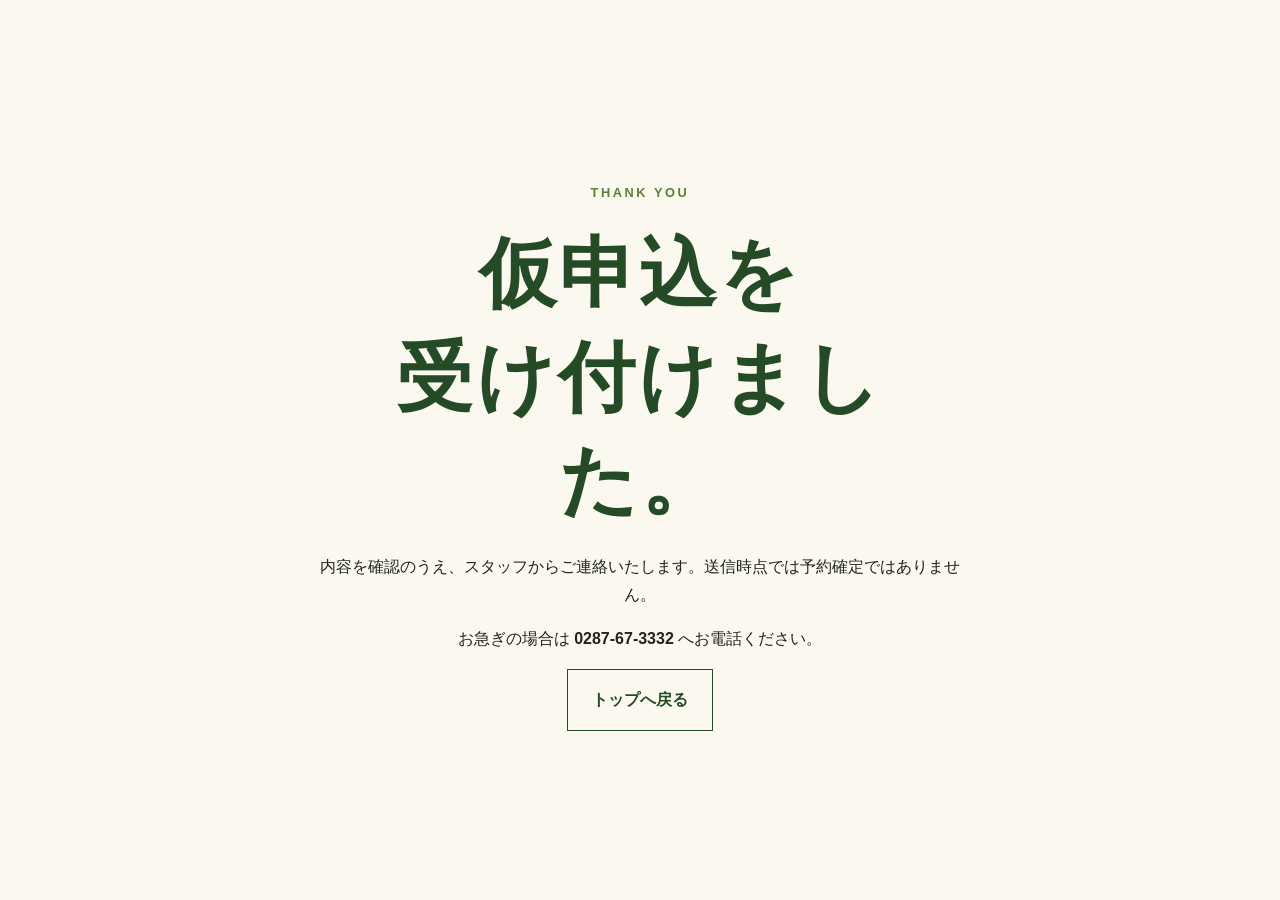
<file: thanks.html>
<!doctype html><html lang="ja"><head><meta charset="utf-8"><meta name="viewport" content="width=device-width,initial-scale=1"><meta name="robots" content="noindex"><title>仮申込を受け付けました｜那須ミッドシティホテル</title><link rel="stylesheet" href="assets/css/style.css"></head><body><main class="thanks"><div><p class="eyebrow dark">THANK YOU</p><h1>仮申込を<br>受け付けました。</h1><p>内容を確認のうえ、スタッフからご連絡いたします。送信時点では予約確定ではありません。</p><p>お急ぎの場合は <a href="tel:0287673332"><b>0287-67-3332</b></a> へお電話ください。</p><a class="button outline" href="/">トップへ戻る</a></div></main><style>.thanks{min-height:100vh;display:grid;place-items:center;padding:2rem;background:var(--cream)}.thanks>div{max-width:650px;text-align:center}.thanks h1{color:var(--green)}</style></body></html>
</file>
<file: assets/css/style-20260904-1445.css>
:root{--green:#244b25;--deep:#153217;--leaf:#5f7e38;--gold:#c6a04b;--cream:#fbf8ef;--warm:#f3eddf;--ink:#20251e;--white:#fff;--serif:"Yu Mincho","Hiragino Mincho ProN",serif;--sans:"Yu Gothic","Hiragino Kaku Gothic ProN",sans-serif}*{box-sizing:border-box}html{scroll-behavior:smooth}body{margin:0;color:var(--ink);background:var(--cream);font-family:var(--sans);line-height:1.75}img{max-width:100%;display:block}a{color:inherit;text-decoration:none}button,input,select,textarea{font:inherit}.site-header{height:78px;padding:0 4vw;display:flex;align-items:center;gap:3rem;background:rgba(255,255,255,.96);position:sticky;top:0;z-index:20;border-bottom:1px solid #ded8c8}.brand{display:flex;align-items:center;gap:.7rem;line-height:1.2;margin-right:auto}.brand-mark{display:grid;place-items:center;border:2px solid var(--leaf);width:42px;height:42px;color:#b93c2d;font-size:1.5rem}.brand b{display:block;letter-spacing:.08em}.brand small{font-size:.72rem}.site-header nav{display:flex;gap:2rem;font-weight:700;font-size:.9rem}.header-tel{background:var(--green);color:white;padding:.55rem 1rem;text-align:center;line-height:1.25;font-size:.73rem}.header-tel b{font-size:1rem;letter-spacing:.04em}.hero{min-height:calc(100vh - 78px);position:relative;color:#fff;display:flex;align-items:center;overflow:hidden}.hero>img{position:absolute;inset:0;width:100%;height:100%;object-fit:cover}.hero-shade{position:absolute;inset:0;background:linear-gradient(90deg,rgba(11,32,13,.9) 0%,rgba(18,48,20,.68) 43%,rgba(10,20,10,.1) 80%)}.hero-content{position:relative;width:min(760px,90%);margin-left:max(5vw,calc((100vw - 1240px)/2));padding:4rem 0}.eyebrow{letter-spacing:.2em;font-weight:800;font-size:.8rem;color:#f1d78d}.eyebrow.dark{color:var(--leaf)}h1,h2,h3{font-family:var(--serif);font-weight:600;margin:.25em 0;line-height:1.35}h1{font-size:clamp(2.7rem,6vw,5.7rem);letter-spacing:.04em}h1 em{color:#f4d47b;font-style:normal}.lead{font-size:clamp(1rem,2vw,1.3rem);max-width:620px}.hero-price{display:flex;gap:1.1rem;align-items:center;margin:1.6rem 0}.hero-price span{font-weight:700;border-block:1px solid rgba(255,255,255,.5);padding:.3rem}.hero-price strong{font-family:var(--serif);font-size:3rem;color:#f6d97f;line-height:1}.hero-price small{font-size:.9rem}.hero-actions{display:flex;gap:.8rem}.button{display:inline-flex;justify-content:center;align-items:center;padding:1rem 1.5rem;font-weight:800;border:1px solid transparent}.button.gold{background:var(--gold);color:#1c2817}.button.glass{border-color:white;background:rgba(255,255,255,.1)}.button.outline{border-color:var(--green);color:var(--green)}.micro{font-size:.8rem}.scroll{position:absolute;right:4vw;bottom:2rem;font-size:.75rem;letter-spacing:.12em}.scroll span{font-size:1.5rem}.section{padding:100px max(5vw,calc((100vw - 1200px)/2))}.section-head{text-align:center;max-width:760px;margin:0 auto 3rem}.section-head h2,.form-intro h2,.access h2{font-size:clamp(2rem,4vw,3.2rem)}.warm{background:var(--warm)}.plan-grid{display:grid;grid-template-columns:repeat(3,1fr);gap:1.5rem;align-items:center}.plan{background:#fff;border:1px solid #d9cfb8;text-align:center;padding:2rem;position:relative}.plan.featured{border:3px solid var(--gold);padding-block:2.8rem;box-shadow:0 15px 40px #493b1d1a}.plan h3{font-size:3.4rem;color:var(--green)}.plan h3 small{font-size:1rem}.plan span{font-size:.8rem}.plan button{display:block;width:100%;margin-top:1.5rem;padding:.8rem;background:var(--green);color:white;border:0;cursor:pointer}.ribbon{position:absolute;top:-14px;left:50%;transform:translateX(-50%);background:var(--gold);padding:.25rem 1.3rem;white-space:nowrap}.dates{display:grid;grid-template-columns:1fr 1fr;gap:1rem;margin:2rem auto 1rem;max-width:900px}.dates div{padding:1.5rem;text-align:center;border:1px solid #c9b98f}.dates small,.dates strong{display:block}.dates strong{font-family:var(--serif);font-size:1.3rem}.notes{font-size:.78rem;text-align:center}.style-grid{display:grid;grid-template-columns:repeat(4,1fr);gap:1rem}.style-grid article{background:#fff;padding:2rem 1.5rem;border-top:4px solid var(--leaf)}.style-grid span{color:var(--gold);font-weight:800}.style-grid h3{font-size:1.6rem}.photo-row{display:grid;grid-template-columns:1fr 1fr;gap:1rem;margin-top:2rem}.photo-row img{width:100%;height:340px;object-fit:cover}.scene-grid{display:grid;grid-template-columns:repeat(4,1fr);gap:.8rem}.scene-grid button{padding:1.3rem;background:white;border:1px solid #b9ae92;color:var(--deep);font-family:var(--serif);font-size:1.05rem;cursor:pointer}.benefit-grid{display:grid;grid-template-columns:repeat(4,1fr);gap:1rem}.benefit-grid article{padding:2rem;border-left:1px solid var(--gold)}.benefit-grid b{font-family:var(--serif);font-size:1.2rem;color:var(--green)}.important{max-width:950px;margin:3rem auto 0;padding:1.5rem 2rem;background:#fff7df;border:1px solid #d7bd72}.important p{margin:.2rem 0}.flow ol{display:grid;grid-template-columns:repeat(4,1fr);list-style:none;padding:0;gap:2rem}.flow li{display:flex;gap:1rem}.flow li>span{display:grid;place-items:center;min-width:42px;height:42px;border-radius:50%;background:var(--green);color:white;font-weight:800}.flow b{font-family:var(--serif);font-size:1.15rem}.flow p{font-size:.85rem}.form-section{background:var(--deep);color:white;display:grid;grid-template-columns:.75fr 1.25fr;gap:6vw}.form-intro{position:sticky;top:120px;align-self:start}.tel-card{display:block;margin-top:2rem;padding:1.2rem;border:1px solid var(--gold);color:#f4d47b}.tel-card small,.tel-card span{display:block}.tel-card strong{display:block;font-size:2rem;letter-spacing:.05em}.hours{font-size:.8rem}.form-section form{background:white;color:var(--ink);padding:clamp(1.5rem,4vw,3rem);display:grid;gap:1.1rem}.form-section label{display:grid;gap:.35rem;font-weight:700;font-size:.9rem}.fields{display:grid;grid-template-columns:1fr 1fr;gap:1rem}input,select,textarea{width:100%;border:1px solid #aaa18c;background:#fffcf5;padding:.85rem;border-radius:0}textarea{resize:vertical}.consent{grid-template-columns:auto 1fr!important;align-items:start}.consent input{width:auto;margin-top:.45rem}.submit{padding:1.1rem;border:0;background:var(--gold);color:#182719;font-weight:900;font-size:1.05rem;cursor:pointer}.form-note{font-size:.75rem;text-align:center}.hidden{display:none}.access{display:grid;grid-template-columns:1.1fr .9fr;align-items:center;gap:5vw}.access img{height:430px;width:100%;object-fit:cover}.flyers details{max-width:900px;margin:.8rem auto;background:white;border:1px solid #d8cfbd;padding:1rem}.flyers summary{cursor:pointer;font-weight:800}.flyers details img{margin:1rem auto 0;max-height:85vh}.flyers details:not([open]) img{display:none}footer{text-align:center;padding:4rem 1rem;background:#0d2410;color:white}footer b{letter-spacing:.15em}footer small{opacity:.6}.mobile-cta{display:none}
@media(max-width:850px){body{padding-bottom:64px}.site-header{height:62px;padding:0 1rem}.brand-mark{width:34px;height:34px}.brand b{font-size:.78rem}.site-header nav,.header-tel{display:none}.hero{min-height:720px}.hero-shade{background:linear-gradient(180deg,rgba(13,39,15,.18),rgba(13,39,15,.92) 68%)}.hero-content{align-self:end;margin:0;padding:3rem 1.2rem 5rem;width:100%}h1{font-size:2.8rem}.hero-price{display:grid;gap:.2rem}.hero-price span{border:0;padding:0}.hero-price strong{font-size:2.5rem}.hero-actions{display:grid}.scroll{display:none}.section{padding:70px 1.2rem}.plan-grid,.style-grid,.benefit-grid,.flow ol{grid-template-columns:1fr}.plan.featured{order:-1}.dates,.photo-row,.fields,.access,.form-section{grid-template-columns:1fr}.style-grid{grid-template-columns:1fr 1fr}.photo-row img{height:230px}.scene-grid{grid-template-columns:1fr 1fr}.benefit-grid article{padding:1.3rem}.flow ol{gap:.6rem}.form-intro{position:static}.access img{height:280px}.mobile-cta{position:fixed;display:grid;grid-template-columns:1fr 1fr;bottom:0;left:0;right:0;height:64px;z-index:30;box-shadow:0 -5px 20px #0003}.mobile-cta a{display:grid;place-items:center;background:white;color:var(--green);font-weight:900}.mobile-cta a:last-child{background:var(--gold);color:#183018}}
@media(max-width:430px){.style-grid{grid-template-columns:1fr}.scene-grid{gap:.5rem}.scene-grid button{padding:1rem .4rem;font-size:.9rem}.hero-actions .button{padding:.85rem}.form-section form{padding:1.2rem}}
@media(prefers-reduced-motion:reduce){html{scroll-behavior:auto}}
.style-grid article.style-photo{padding:0;overflow:hidden}.style-photo img{width:100%;height:190px;object-fit:cover}.style-photo div{padding:1.25rem 1.5rem}
.photo-row figure{margin:0;background:#fff}.photo-row figcaption{padding:.75rem 1rem;font-family:var(--serif);color:var(--green);font-weight:700}.hero>img{object-position:center center}
.hero>img{filter:brightness(1.28) saturate(1.13) contrast(.94)}.hero-shade{background:radial-gradient(circle at 78% 20%,rgba(255,224,145,.42),transparent 32%),radial-gradient(circle at 58% 52%,rgba(255,196,84,.22),transparent 38%),linear-gradient(90deg,rgba(15,50,19,.7) 0%,rgba(35,66,25,.38) 44%,rgba(108,69,17,.03) 82%)}.hero-content{text-shadow:0 2px 12px rgba(0,0,0,.62)}
@media(max-width:850px){.hero-shade{background:radial-gradient(circle at 68% 20%,rgba(255,218,129,.36),transparent 34%),linear-gradient(180deg,rgba(18,44,18,.04) 0%,rgba(16,45,18,.22) 42%,rgba(13,39,15,.88) 76%)}}

/* 明るく、料理と集まりへの期待が先に伝わる宴会トップ */
.hero{background:#fffaf0;color:var(--ink)}.hero>img{left:auto;width:61%;filter:brightness(1.18) saturate(1.16) contrast(.96);object-position:center}.hero-shade{background:linear-gradient(90deg,#fffaf0 0%,#fffaf0 38%,rgba(255,250,240,.96) 45%,rgba(255,250,240,.38) 61%,rgba(255,250,240,0) 78%)}.hero-content{text-shadow:none;max-width:650px}.hero .eyebrow{display:inline-block;background:#eef4df;color:var(--green);border:1px solid #bdd18e;border-radius:99px;padding:.4rem 1rem}.hero h1{color:#243620}.hero h1 em{color:#b27a22}.hero .lead{color:#465142;font-weight:600}.hero-price{background:rgba(255,255,255,.92);border:1px solid #e5d2a4;box-shadow:0 12px 35px rgba(117,81,25,.12);padding:1rem 1.25rem;width:max-content;max-width:100%}.hero-price span{color:#4d5847;border-color:#c9ad6e}.hero-price strong{color:#b47718}.button.gold,.submit{background:linear-gradient(135deg,#f0c45c,#dca32d);box-shadow:0 8px 22px rgba(177,119,21,.22)}.hero .button.glass{background:#fff;color:var(--green);border-color:var(--green)}.hero .micro{color:#52604d;font-weight:700}.hero .scroll{color:var(--green)}.form-section{background:linear-gradient(135deg,#fff9ed,#f7ecd2);color:var(--ink);border-block:1px solid #e9d7ae}.form-intro .eyebrow{color:var(--leaf)}.tel-card{background:#fff;color:var(--green);border:2px solid var(--gold);box-shadow:0 12px 30px rgba(105,75,25,.1)}
@media(max-width:850px){.hero{min-height:800px;display:block;padding-top:300px}.hero>img{inset:0 0 auto 0;width:100%;height:360px;filter:brightness(1.22) saturate(1.12)}.hero-shade{background:linear-gradient(180deg,rgba(255,250,240,0) 0%,rgba(255,250,240,.08) 32%,#fffaf0 45%,#fffaf0 100%)}.hero-content{position:relative;padding:3.2rem 1.2rem 4rem}.hero h1{font-size:2.55rem}.hero-price{width:100%}.hero .button.glass{background:#fff}.hero .scroll{display:none}}
.brand img{width:min(390px,34vw);height:56px;object-fit:contain;object-position:left center}.hero>img{filter:brightness(1.08) saturate(1.1);object-position:62% center}
@media(max-width:850px){.brand img{width:245px;height:44px}.hero>img{filter:brightness(1.08) saturate(1.1);object-position:68% center}}
@media(max-width:430px){.brand img{width:210px;height:40px}}
.brand img{width:250px;height:46px}.campaign-label{display:inline-block;margin:0 0 .6rem;color:var(--green);font-weight:900;letter-spacing:.14em}.hero h1 .restaurant-banquet-title{display:block;font-family:var(--serif);font-size:clamp(3.6rem,6.5vw,6.6rem);line-height:1;letter-spacing:.06em;color:var(--green);white-space:nowrap;margin-bottom:.22em}.hero h1>span{display:block;font-size:.62em;line-height:1.35}@media(max-width:850px){.brand img{width:180px;height:38px}.hero h1 .restaurant-banquet-title{font-size:clamp(2.8rem,13vw,4.3rem);white-space:normal}.hero h1>span{font-size:.72em}}@media(max-width:430px){.brand img{width:165px;height:34px}}
.hero-labels{display:flex;align-items:center;gap:.7rem;margin-bottom:1rem}.hero-labels strong{display:inline-block;background:var(--green);color:#fff;padding:.5rem 1.15rem;font-family:var(--serif);font-size:1.15rem;letter-spacing:.08em;box-shadow:0 6px 18px rgba(36,75,37,.18)}.hero-labels span{color:var(--green);font-weight:800;letter-spacing:.1em;font-size:.8rem}@media(max-width:430px){.hero-labels{align-items:flex-start;flex-direction:column;gap:.45rem}.hero-labels strong{font-size:1.05rem}}
.hero-labels{align-items:flex-start;flex-direction:column;gap:.65rem}.hero-labels strong{font-size:clamp(2rem,3.2vw,3rem);padding:.45rem 1.4rem;line-height:1.25;letter-spacing:.12em}.hero-labels span{font-size:1rem;padding-left:.15rem}@media(max-width:430px){.hero-labels strong{font-size:1.7rem;padding:.42rem 1rem}.hero-labels span{font-size:.78rem}}
.brand img{width:128px;height:34px}.hero h1 .restaurant-banquet-title{display:inline-block;font-size:clamp(1.8rem,2.4vw,2.5rem);line-height:1.2;letter-spacing:.1em;background:var(--green);color:#fff;padding:.35rem .8rem;margin:0 0 .6rem;white-space:nowrap}.hero h1>span{font-size:1em;line-height:1.32}@media(max-width:850px){.brand img{width:112px;height:30px}.hero h1 .restaurant-banquet-title{font-size:1.65rem;padding:.3rem .65rem}.hero h1>span{font-size:1em}}@media(max-width:430px){.brand img{width:100px;height:28px}}
.brand img{width:190px;height:42px}@media(max-width:850px){.brand img{width:160px;height:38px}}@media(max-width:430px){.brand img{width:148px;height:34px}}
@media(max-width:850px){.hero{padding-top:380px}.hero-content{padding-top:2.2rem}.campaign-label{display:block;position:relative;z-index:3;margin-top:0;background:#fffaf0;padding:.35rem 0}}

/* プラン詳細・条件スタイリング */
.plan-category{display:inline-block;font-size:.75rem;font-weight:800;color:var(--leaf);letter-spacing:.08em;margin-bottom:.2rem}
.plan-subtitle{margin:0 0 .2rem;font-weight:700;color:var(--deep);font-size:1.05rem}
.plan-tax{display:block;font-size:.8rem;color:#707c6c;margin-bottom:.8rem}
.plan-features{background:#faf7ee;border:1px dashed #d8cca9;border-radius:8px;padding:.9rem .85rem;margin:1rem 0 1.2rem;text-align:left}
.plan-menu-title{font-size:.92rem;color:var(--green);text-align:center;margin:0 0 .6rem;padding-bottom:.45rem;border-bottom:1px solid #e7ddc4}
.plan-conditions{list-style:none;padding:0;margin:0;display:grid;gap:.5rem;font-size:.8rem;color:#394236;line-height:1.4}
.plan-conditions li{display:flex;align-items:center;flex-wrap:wrap;gap:.3rem}
.condition-badge{display:inline-block;background:var(--green);color:#fff;font-size:.68rem;font-weight:800;padding:.15rem .45rem;border-radius:3px;white-space:nowrap}
.condition-badge.condition-takumori{background:#8a6035}
.plan-desc{margin:0;font-size:.82rem;line-height:1.55;color:#495646}
.plan.featured .plan-features{background:#fffcf2;border-color:var(--gold)}

/* 飲み放題メニュー */
.drink-menu-box{margin:3rem auto 0;max-width:920px;background:#fff;border:2px solid #e0d4b8;border-radius:12px;padding:clamp(1.5rem,3.5vw,2.5rem);box-shadow:0 12px 36px rgba(45,35,15,.06);text-align:left}
.drink-menu-head{text-align:center;margin-bottom:1.8rem}
.drink-pill{display:inline-block;background:#eef4df;color:var(--green);border:1px solid #bdd18e;border-radius:99px;padding:.25rem .95rem;font-size:.72rem;font-weight:900;letter-spacing:.14em}
.drink-menu-head h3{font-size:clamp(1.35rem,2.4vw,1.75rem);color:var(--green);margin:.6rem 0 .35rem;font-family:var(--serif)}
.drink-menu-head p{margin:0;font-size:.88rem;color:#556150}
.drink-columns{display:grid;grid-template-columns:1.2fr .8fr;gap:1.5rem}
.drink-card{background:#fdfbf6;border:1px solid #e6dcbf;border-radius:8px;padding:1.2rem 1.4rem}
.drink-card-title{margin-bottom:.9rem;padding-bottom:.55rem;border-bottom:2px solid #e3d7b8}
.drink-badge-alcohol{display:inline-block;background:var(--green);color:#fff;font-weight:900;font-size:.85rem;padding:.3rem .9rem;border-radius:4px;letter-spacing:.08em}
.drink-badge-soft{display:inline-block;background:#32717f;color:#fff;font-weight:900;font-size:.85rem;padding:.3rem .9rem;border-radius:4px;letter-spacing:.08em}
.drink-items{list-style:none;padding:0;margin:0;display:grid;grid-template-columns:repeat(auto-fill,minmax(125px,1fr));gap:.55rem .7rem;font-size:.9rem;font-weight:700;color:#273024}
.drink-items li{display:flex;align-items:center}
.drink-name{display:inline-block}
.drink-sub{display:inline-block;margin-left:.35rem;font-size:.72rem;color:#6f7b6c;font-weight:500}
.drink-foot-note{text-align:center;font-size:.78rem;color:#6c7866;margin:1.4rem 0 0;padding-top:.9rem;border-top:1px dashed #dfd4b7}

/* 料理紹介ギャラリー（ブッフェ13品） */
.buffet-showcase{background:var(--warm);border-top:1px solid #e8dec7}
.buffet-gallery{display:grid;grid-template-columns:repeat(3,1fr);gap:1.6rem;max-width:1200px;margin:0 auto}
.gallery-card{margin:0;background:#fff;border:1px solid #ded5bd;border-radius:10px;overflow:hidden;box-shadow:0 8px 24px rgba(40,30,10,.05);display:flex;flex-direction:column;transition:transform .25s ease,box-shadow .25s ease}
.gallery-card:hover{transform:translateY(-4px);box-shadow:0 14px 32px rgba(40,30,10,.12)}
.gallery-image-wrap{position:relative;overflow:hidden;aspect-ratio:16 / 10;background:#ede7d8}
.gallery-image-wrap img{width:100%;height:100%;object-fit:cover;transition:transform .4s ease}
.gallery-card:hover .gallery-image-wrap img{transform:scale(1.04)}
.gallery-tag{position:absolute;top:.75rem;left:.75rem;background:rgba(21,50,23,.88);color:#fff;font-size:.72rem;font-weight:800;padding:.3rem .7rem;border-radius:4px;backdrop-filter:blur(4px);box-shadow:0 2px 6px rgba(0,0,0,.25);letter-spacing:.04em}
.gallery-card figcaption{padding:1.3rem 1.25rem 1.5rem;display:flex;flex-direction:column;gap:.45rem;flex-grow:1;background:#fff}
.gallery-card figcaption strong{font-family:var(--serif);font-size:1.18rem;color:var(--green);display:block}
.gallery-card figcaption p{margin:0;font-size:.86rem;color:#495544;line-height:1.65}

/* レスポンシブ */
@media(max-width:850px){
  .drink-columns{grid-template-columns:1fr;gap:1rem}
  .drink-items{grid-template-columns:1fr 1fr}
  .buffet-gallery{grid-template-columns:1fr;gap:1.4rem}
  .gallery-image-wrap{aspect-ratio:16 / 10;max-height:280px}
}

/* === Because Framework & 実物10品・52席 対応スタイル === */
.header-actions{display:flex;align-items:center;gap:.75rem}
.header-tel small{display:block;font-size:.65rem;opacity:.9;font-weight:400;margin-top:.15rem}
.header-cta-btn{font-size:.78rem;padding:.55rem .95rem;text-align:center;line-height:1.2;border-radius:4px}
.header-cta-btn small{display:block;font-size:.68rem;opacity:.85;font-weight:500}

/* ファーストビュー Because 強化 */
.hero-social-proof{display:inline-flex;align-items:center;gap:.5rem;background:linear-gradient(135deg,#e9f2db,#dbe9c5);color:var(--deep);border:1px solid #b3c990;border-radius:99px;padding:.35rem 1rem;font-size:.82rem;font-weight:800;letter-spacing:.06em;margin-bottom:1rem;box-shadow:0 2px 8px rgba(36,75,37,.1)}
.hero-social-proof::before{content:"★";color:#c6871a;font-size:.9rem}
.hero-main-title{font-size:clamp(2.1rem,4.2vw,3.6rem);line-height:1.28;letter-spacing:.04em;margin:.4rem 0 .9rem;font-family:var(--serif);color:var(--deep)}
.hero-main-title em{font-style:normal;color:#b47718;display:inline-block}
.hero-sub-because{font-size:clamp(1rem,1.7vw,1.25rem);font-weight:700;color:#2c3a27;margin-bottom:.8rem;line-height:1.6}
.hero-social-belonging{background:rgba(255,255,255,.85);border-left:4px solid var(--gold);padding:.75rem 1.1rem;margin:1rem 0 1.4rem;font-size:.9rem;color:#394833;line-height:1.6;border-radius:0 6px 6px 0;box-shadow:0 4px 14px rgba(40,30,10,.05)}
.hero-social-belonging strong{color:var(--green)}
.hero-price-wrap{margin:1.4rem 0}
.hero-price-breakdown{display:inline-block;background:#244b25;color:#fff;font-size:.75rem;font-weight:800;padding:.25rem .75rem;border-radius:4px;margin-bottom:.4rem;letter-spacing:.04em}
.hero-price-note{font-size:.78rem;color:#556350;margin-top:.4rem;font-weight:600}

/* 比較優位・価格内訳セクション */
.breakdown-section{margin:0 auto 3rem;max-width:980px}
.breakdown-box{background:#fff;border:2px solid #e3d9c3;border-radius:12px;padding:clamp(1.5rem,3vw,2.2rem);box-shadow:0 10px 30px rgba(45,35,15,.06)}
.breakdown-grid{display:grid;grid-template-columns:1.2fr 1fr;gap:2rem;align-items:center}
.breakdown-total{background:linear-gradient(135deg,#fcfaf5,#f6ede0);border:1px solid #decfaa;border-radius:8px;padding:1.4rem;text-align:center}
.breakdown-total .price-badge{display:inline-block;background:var(--green);color:#fff;font-size:.78rem;font-weight:800;padding:.25rem .8rem;border-radius:99px;margin-bottom:.5rem}
.breakdown-total .main-sum{font-family:var(--serif);font-size:clamp(2rem,3.2vw,2.6rem);color:#b47718;font-weight:700;line-height:1.1}
.breakdown-total .sum-items{list-style:none;padding:0;margin:1rem 0 0;display:grid;gap:.5rem;font-size:.9rem;color:#2f3b2a;text-align:left}
.breakdown-total .sum-items li{display:flex;justify-content:space-between;border-bottom:1px dashed #ded4ba;padding-bottom:.35rem}
.breakdown-total .sum-items b{color:var(--green)}
.comparison-points{display:grid;gap:1.1rem}
.comparison-card{border-left:3px solid var(--leaf);padding-left:1rem}
.comparison-card h4{margin:0 0 .3rem;font-size:1.02rem;color:var(--green)}
.comparison-card p{margin:0;font-size:.85rem;color:#4c5946;line-height:1.6}

/* プラン共通バー & Bright Line */
.plans-common-banner{background:linear-gradient(135deg,#244b25,#19381a);color:#fff;border-radius:8px;padding:1rem 1.4rem;max-width:980px;margin:0 auto 2rem;display:flex;align-items:center;justify-content:space-between;flex-wrap:wrap;gap:.8rem;box-shadow:0 6px 18px rgba(25,56,26,.15)}
.plans-common-banner b{color:#f5d787;letter-spacing:.06em;font-size:.92rem}
.plans-common-banner span{font-size:.84rem;opacity:.95}
.plan-dishes-badge{background:#fdf2da;border:1px solid #ebd09c;color:#7e520d;font-size:.74rem;font-weight:700;padding:.4rem .6rem;border-radius:5px;margin-bottom:.7rem;text-align:left;line-height:1.5}
.plan-dishes-badge strong{display:block;color:#a25f05;margin-bottom:.2rem;font-size:.76rem}
.plan-voice{background:#fff;border:1px solid #d9d0bc;border-radius:6px;padding:.55rem .75rem;margin-top:.85rem;font-size:.78rem;color:#445240;font-style:italic;text-align:left;line-height:1.45}
.plan-voice strong{color:var(--green);font-style:normal}
.brightline-guide{margin:2.5rem auto 0;max-width:980px;background:#fff;border:1px solid #dcd1ba;border-radius:10px;padding:1.4rem 1.8rem}
.brightline-guide h4{margin:0 0 .8rem;font-size:1.05rem;color:var(--green);display:flex;align-items:center;gap:.5rem}
.brightline-grid{display:grid;grid-template-columns:repeat(3,1fr);gap:1rem}
.brightline-col{background:#faf7ef;border:1px solid #e7ddc4;border-radius:6px;padding:1rem;text-align:center}
.brightline-col b{display:block;font-size:1.15rem;color:var(--green);margin-bottom:.25rem}
.brightline-col span{display:inline-block;background:var(--gold);color:#192617;font-weight:800;font-size:.75rem;padding:.2rem .6rem;border-radius:3px;margin-bottom:.35rem}
.brightline-col p{margin:0;font-size:.8rem;color:#4a5845;line-height:1.5}

/* 10品完全メニューカテゴリ一覧 */
.buffet-14-wrap{max-width:1100px;margin:2.5rem auto 0}
.buffet-14-head{background:#fff;border:1px solid #d9ceb4;border-radius:10px 10px 0 0;padding:1.4rem 1.8rem;border-bottom:0}
.buffet-14-head h3{margin:0;color:var(--green);font-size:1.3rem}
.buffet-season-note{margin:.5rem 0 0;font-size:.8rem;color:#6b7865;line-height:1.6}
.buffet-categories{display:grid;grid-template-columns:repeat(auto-fit,minmax(200px,1fr));gap:1px;background:#ded3ba;border:1px solid #d9ceb4;border-radius:0 0 10px 10px;overflow:hidden}
.buffet-cat-col{background:#fff;padding:1.2rem 1.1rem}
.buffet-cat-col h4{margin:0 0 .8rem;font-size:.88rem;color:#fff;background:var(--green);padding:.35rem .6rem;border-radius:4px;letter-spacing:.04em}
.buffet-cat-col.cat-hero h4{background:#9e6a18}
.buffet-cat-col ol{list-style:none;padding:0;margin:0;display:grid;gap:.45rem;font-size:.84rem;color:#333f2e}
.buffet-cat-col ol li{display:flex;align-items:baseline;gap:.4rem;line-height:1.45}
.buffet-cat-col ol li span.num{font-family:var(--serif);font-weight:700;color:#9b7a37;font-size:.78rem;min-width:18px}
.buffet-cat-col ol li strong{color:#1a2818}

/* 季節のBecauseセクション */
.seasonal-section{background:linear-gradient(135deg,#fbf8f0,#f4edd8);border-block:1px solid #e5d8b8}
.seasonal-cards{display:grid;grid-template-columns:repeat(3,1fr);gap:1.5rem;max-width:1100px;margin:0 auto}
.seasonal-card{background:#fff;border:1px solid #dfd4ba;border-radius:10px;padding:1.6rem 1.4rem;box-shadow:0 8px 20px rgba(45,35,15,.05);display:flex;flex-direction:column}
.season-tag{display:inline-block;align-self:flex-start;padding:.25rem .75rem;font-size:.75rem;font-weight:800;border-radius:99px;margin-bottom:.8rem}
.season-tag.summer{background:#e2f0d9;color:#2c5b1e;border:1px solid #a8cf92}
.season-tag.autumn{background:#faeedb;color:#995514;border:1px solid #e7be84}
.season-tag.winter{background:#e5f0f6;color:#185474;border:1px solid #9fc4da}
.seasonal-card h3{font-size:1.15rem;margin:0 0 .6rem;color:var(--deep)}
.seasonal-card p{margin:0;font-size:.85rem;color:#4c5946;line-height:1.65;flex-grow:1}
.seasonal-footer-note{text-align:center;max-width:800px;margin:2rem auto 0;font-size:.84rem;color:#5c6b56}

/* 9つの仕組み（幹事サポート） */
.support-section{background:#fff}
.mechanisms-grid{display:grid;grid-template-columns:repeat(3,1fr);gap:1.2rem;max-width:1100px;margin:0 auto}
.mechanism-item{background:#fdfcf8;border:1px solid #e5dcbe;border-radius:8px;padding:1.3rem 1.2rem;position:relative}
.mechanism-num{display:inline-block;background:var(--green);color:#fff;font-size:.72rem;font-weight:800;padding:.15rem .55rem;border-radius:3px;margin-bottom:.5rem}
.mechanism-num.venue-type{background:#9e6a18}
.mechanism-item h4{margin:0 0 .45rem;font-size:1rem;color:var(--deep)}
.mechanism-item p{margin:0;font-size:.82rem;color:#4c5946;line-height:1.6}

/* 会場の選び直し（But→Because 変換ボックス） */
.venue-because-box{max-width:980px;margin:3rem auto 0;background:linear-gradient(135deg,#fffdf7,#fbf4e4);border:2px solid #dfcfa9;border-radius:12px;padding:clamp(1.5rem,3vw,2.4rem);box-shadow:0 10px 28px rgba(45,35,15,.06)}
.venue-because-box h3{color:var(--green);font-size:clamp(1.2rem,2.2vw,1.55rem);margin:0 0 .8rem}
.venue-because-lead{font-size:.94rem;color:#2f3b2c;line-height:1.75;font-weight:600;margin-bottom:1.4rem}
.venue-reasons-grid{display:grid;grid-template-columns:repeat(3,1fr);gap:1.2rem;margin-bottom:1.4rem}
.venue-reason-card{background:#fff;border:1px solid #ded3b6;border-radius:6px;padding:1rem}
.venue-reason-card b{display:block;font-size:.9rem;color:var(--green);margin-bottom:.35rem}
.venue-reason-card p{margin:0;font-size:.8rem;color:#505e4a;line-height:1.55}
.venue-promise{background:#fff;border-left:4px solid var(--gold);padding:.9rem 1.2rem;border-radius:0 6px 6px 0;font-size:.86rem;color:#3b4736;line-height:1.65}
.venue-promise strong{color:#b47718}

/* 飲み放題セクション内のBecauseバッジ */
.drink-pain-relief{display:grid;grid-template-columns:repeat(3,1fr);gap:1rem;margin-top:1.4rem;padding-top:1.2rem;border-top:1px dashed #dfd4b7}
.drink-pain-item{background:#fdfcf9;border:1px solid #e7ddc2;border-radius:6px;padding:.8rem .9rem;font-size:.8rem;color:#424e3c;line-height:1.5}
.drink-pain-item b{display:block;color:var(--green);margin-bottom:.2rem;font-size:.82rem}

/* 追加レスポンシブ対応 */
@media(max-width:850px){
  .header-actions{display:none}
  .breakdown-grid{grid-template-columns:1fr;gap:1.5rem}
  .brightline-grid{grid-template-columns:1fr}
  .buffet-categories{grid-template-columns:1fr}
  .seasonal-cards{grid-template-columns:1fr}
  .mechanisms-grid{grid-template-columns:1fr}
  .venue-reasons-grid{grid-template-columns:1fr}
  .drink-pain-relief{grid-template-columns:1fr}
  .hero-main-title{font-size:1.95rem}
}

/* === 幹事目線リニューアル用スタイル === */
/* FVの5大特徴カード */
.hero-features-chips{display:flex;flex-wrap:wrap;gap:.6rem;margin:1.3rem 0 1.6rem}
.hero-chip{background:rgba(255,255,255,.94);border:1px solid #ded2b8;padding:.5rem .85rem;border-radius:6px;font-size:.85rem;font-weight:800;color:var(--deep);box-shadow:0 3px 10px rgba(0,0,0,.04);display:inline-flex;align-items:center;gap:.35rem}
.hero-chip b{color:var(--green);font-size:.92rem}

/* 幹事がラクな4つの理由 */
.easy-section{background:#fff;border-bottom:1px solid #e7dec8}
.easy-cards-grid{display:grid;grid-template-columns:repeat(4,1fr);gap:1.2rem;max-width:1160px;margin:0 auto}
.easy-card{background:#fdfcf8;border:1px solid #e5dcc2;border-radius:10px;padding:1.6rem 1.3rem;box-shadow:0 6px 18px rgba(45,35,15,.04);display:flex;flex-direction:column;transition:transform .2s ease}
.easy-card:hover{transform:translateY(-3px)}
.easy-card-num{display:inline-block;background:var(--green);color:#fff;font-size:.75rem;font-weight:900;padding:.2rem .6rem;border-radius:4px;align-self:flex-start;margin-bottom:.8rem}
.easy-card h3{font-size:1.15rem;margin:0 0 .6rem;color:var(--deep);font-family:var(--serif)}
.easy-card p{margin:0;font-size:.86rem;color:#495646;line-height:1.65}

/* ここなら失敗しにくい理由（不安解決8項目） */
.failproof-section{background:linear-gradient(135deg,#fcfaf4,#f6efe1);border-bottom:1px solid #e5d8bb}
.trouble-grid{display:grid;grid-template-columns:repeat(2,1fr);gap:1.1rem;max-width:1100px;margin:0 auto}
.trouble-card{background:#fff;border:1px solid #dfd3b8;border-radius:8px;padding:1.2rem 1.4rem;display:grid;grid-template-columns:auto 1fr;gap:1.1rem;align-items:center;box-shadow:0 4px 12px rgba(40,30,10,.04)}
.trouble-before{background:#fbf0ee;border:1px solid #f2c7c2;border-radius:6px;padding:.55rem .8rem;min-width:170px}
.trouble-before-tag{font-size:.7rem;font-weight:800;color:#b0392b;display:block;margin-bottom:.15rem}
.trouble-before b{font-size:.88rem;color:#4a221f;display:block;line-height:1.4}
.trouble-after{display:flex;flex-direction:column;justify-content:center}
.trouble-after-title{font-size:.95rem;font-weight:800;color:var(--green);margin-bottom:.25rem;display:flex;align-items:center;gap:.4rem}
.trouble-after-title::before{content:"→";color:var(--gold);font-weight:900}
.trouble-after-desc{font-size:.82rem;color:#495645;line-height:1.55;margin:0}

/* 中間CTAボックス */
.inline-cta-box{background:linear-gradient(135deg,#244b25,#173619);color:#fff;border-radius:12px;padding:2.2rem 2rem;text-align:center;max-width:960px;margin:3rem auto 0;box-shadow:0 12px 30px rgba(23,54,25,.18)}
.inline-cta-box h3{color:#f5d787;font-size:clamp(1.25rem,2.2vw,1.65rem);margin:0 0 .5rem;font-family:var(--serif)}
.inline-cta-box p{margin:0 0 1.4rem;font-size:.9rem;opacity:.92}
.inline-cta-box .button.gold{font-size:1.05rem;padding:1rem 2.4rem;border-radius:6px}
.inline-cta-box small{display:block;margin-top:.8rem;font-size:.75rem;opacity:.85}

/* CTAマイクロコピー */
.cta-subnote{display:block;margin-top:.45rem;font-size:.75rem;color:#5a6855;font-weight:600}

/* レスポンシブ追加 */
@media(max-width:850px){
  .easy-cards-grid{grid-template-columns:1fr 1fr;gap:1rem}
  .trouble-grid{grid-template-columns:1fr;gap:.9rem}
  .trouble-card{grid-template-columns:1fr;gap:.7rem}
  .trouble-before{min-width:auto}
  .inline-cta-box{padding:1.8rem 1.2rem}
  .inline-cta-box .button.gold{width:100%;padding:1rem}
}
@media(max-width:520px){
  .easy-cards-grid{grid-template-columns:1fr}
}
</file>
<file: assets/css/style.css>
:root{--green:#244b25;--deep:#153217;--leaf:#5f7e38;--gold:#c6a04b;--cream:#fbf8ef;--warm:#f3eddf;--ink:#20251e;--white:#fff;--serif:"Yu Mincho","Hiragino Mincho ProN",serif;--sans:"Yu Gothic","Hiragino Kaku Gothic ProN",sans-serif}*{box-sizing:border-box}html{scroll-behavior:smooth}body{margin:0;color:var(--ink);background:var(--cream);font-family:var(--sans);line-height:1.75}img{max-width:100%;display:block}a{color:inherit;text-decoration:none}button,input,select,textarea{font:inherit}.site-header{height:78px;padding:0 4vw;display:flex;align-items:center;gap:3rem;background:rgba(255,255,255,.96);position:sticky;top:0;z-index:20;border-bottom:1px solid #ded8c8}.brand{display:flex;align-items:center;gap:.7rem;line-height:1.2;margin-right:auto}.brand-mark{display:grid;place-items:center;border:2px solid var(--leaf);width:42px;height:42px;color:#b93c2d;font-size:1.5rem}.brand b{display:block;letter-spacing:.08em}.brand small{font-size:.72rem}.site-header nav{display:flex;gap:2rem;font-weight:700;font-size:.9rem}.header-tel{background:var(--green);color:white;padding:.55rem 1rem;text-align:center;line-height:1.25;font-size:.73rem}.header-tel b{font-size:1rem;letter-spacing:.04em}.hero{min-height:calc(100vh - 78px);position:relative;color:#fff;display:flex;align-items:center;overflow:hidden}.hero>img{position:absolute;inset:0;width:100%;height:100%;object-fit:cover}.hero-shade{position:absolute;inset:0;background:linear-gradient(90deg,rgba(11,32,13,.9) 0%,rgba(18,48,20,.68) 43%,rgba(10,20,10,.1) 80%)}.hero-content{position:relative;width:min(760px,90%);margin-left:max(5vw,calc((100vw - 1240px)/2));padding:4rem 0}.eyebrow{letter-spacing:.2em;font-weight:800;font-size:.8rem;color:#f1d78d}.eyebrow.dark{color:var(--leaf)}h1,h2,h3{font-family:var(--serif);font-weight:600;margin:.25em 0;line-height:1.35}h1{font-size:clamp(2.7rem,6vw,5.7rem);letter-spacing:.04em}h1 em{color:#f4d47b;font-style:normal}.lead{font-size:clamp(1rem,2vw,1.3rem);max-width:620px}.hero-price{display:flex;gap:1.1rem;align-items:center;margin:1.6rem 0}.hero-price span{font-weight:700;border-block:1px solid rgba(255,255,255,.5);padding:.3rem}.hero-price strong{font-family:var(--serif);font-size:3rem;color:#f6d97f;line-height:1}.hero-price small{font-size:.9rem}.hero-actions{display:flex;gap:.8rem}.button{display:inline-flex;justify-content:center;align-items:center;padding:1rem 1.5rem;font-weight:800;border:1px solid transparent}.button.gold{background:var(--gold);color:#1c2817}.button.glass{border-color:white;background:rgba(255,255,255,.1)}.button.outline{border-color:var(--green);color:var(--green)}.micro{font-size:.8rem}.scroll{position:absolute;right:4vw;bottom:2rem;font-size:.75rem;letter-spacing:.12em}.scroll span{font-size:1.5rem}.section{padding:100px max(5vw,calc((100vw - 1200px)/2))}.section-head{text-align:center;max-width:760px;margin:0 auto 3rem}.section-head h2,.form-intro h2,.access h2{font-size:clamp(2rem,4vw,3.2rem)}.warm{background:var(--warm)}.plan-grid{display:grid;grid-template-columns:repeat(3,1fr);gap:1.5rem;align-items:center}.plan{background:#fff;border:1px solid #d9cfb8;text-align:center;padding:2rem;position:relative}.plan.featured{border:3px solid var(--gold);padding-block:2.8rem;box-shadow:0 15px 40px #493b1d1a}.plan h3{font-size:3.4rem;color:var(--green)}.plan h3 small{font-size:1rem}.plan span{font-size:.8rem}.plan button{display:block;width:100%;margin-top:1.5rem;padding:.8rem;background:var(--green);color:white;border:0;cursor:pointer}.ribbon{position:absolute;top:-14px;left:50%;transform:translateX(-50%);background:var(--gold);padding:.25rem 1.3rem;white-space:nowrap}.dates{display:grid;grid-template-columns:1fr 1fr;gap:1rem;margin:2rem auto 1rem;max-width:900px}.dates div{padding:1.5rem;text-align:center;border:1px solid #c9b98f}.dates small,.dates strong{display:block}.dates strong{font-family:var(--serif);font-size:1.3rem}.notes{font-size:.78rem;text-align:center}.style-grid{display:grid;grid-template-columns:repeat(4,1fr);gap:1rem}.style-grid article{background:#fff;padding:2rem 1.5rem;border-top:4px solid var(--leaf)}.style-grid span{color:var(--gold);font-weight:800}.style-grid h3{font-size:1.6rem}.photo-row{display:grid;grid-template-columns:1fr 1fr;gap:1rem;margin-top:2rem}.photo-row img{width:100%;height:340px;object-fit:cover}.scene-grid{display:grid;grid-template-columns:repeat(4,1fr);gap:.8rem}.scene-grid button{padding:1.3rem;background:white;border:1px solid #b9ae92;color:var(--deep);font-family:var(--serif);font-size:1.05rem;cursor:pointer}.benefit-grid{display:grid;grid-template-columns:repeat(4,1fr);gap:1rem}.benefit-grid article{padding:2rem;border-left:1px solid var(--gold)}.benefit-grid b{font-family:var(--serif);font-size:1.2rem;color:var(--green)}.important{max-width:950px;margin:3rem auto 0;padding:1.5rem 2rem;background:#fff7df;border:1px solid #d7bd72}.important p{margin:.2rem 0}.flow ol{display:grid;grid-template-columns:repeat(4,1fr);list-style:none;padding:0;gap:2rem}.flow li{display:flex;gap:1rem}.flow li>span{display:grid;place-items:center;min-width:42px;height:42px;border-radius:50%;background:var(--green);color:white;font-weight:800}.flow b{font-family:var(--serif);font-size:1.15rem}.flow p{font-size:.85rem}.form-section{background:var(--deep);color:white;display:grid;grid-template-columns:.75fr 1.25fr;gap:6vw}.form-intro{position:sticky;top:120px;align-self:start}.tel-card{display:block;margin-top:2rem;padding:1.2rem;border:1px solid var(--gold);color:#f4d47b}.tel-card small,.tel-card span{display:block}.tel-card strong{display:block;font-size:2rem;letter-spacing:.05em}.hours{font-size:.8rem}.form-section form{background:white;color:var(--ink);padding:clamp(1.5rem,4vw,3rem);display:grid;gap:1.1rem}.form-section label{display:grid;gap:.35rem;font-weight:700;font-size:.9rem}.fields{display:grid;grid-template-columns:1fr 1fr;gap:1rem}input,select,textarea{width:100%;border:1px solid #aaa18c;background:#fffcf5;padding:.85rem;border-radius:0}textarea{resize:vertical}.consent{grid-template-columns:auto 1fr!important;align-items:start}.consent input{width:auto;margin-top:.45rem}.submit{padding:1.1rem;border:0;background:var(--gold);color:#182719;font-weight:900;font-size:1.05rem;cursor:pointer}.form-note{font-size:.75rem;text-align:center}.hidden{display:none}.access{display:grid;grid-template-columns:1.1fr .9fr;align-items:center;gap:5vw}.access img{height:430px;width:100%;object-fit:cover}.flyers details{max-width:900px;margin:.8rem auto;background:white;border:1px solid #d8cfbd;padding:1rem}.flyers summary{cursor:pointer;font-weight:800}.flyers details img{margin:1rem auto 0;max-height:85vh}.flyers details:not([open]) img{display:none}footer{text-align:center;padding:4rem 1rem;background:#0d2410;color:white}footer b{letter-spacing:.15em}footer small{opacity:.6}.mobile-cta{display:none}
@media(max-width:850px){body{padding-bottom:64px}.site-header{height:62px;padding:0 1rem}.brand-mark{width:34px;height:34px}.brand b{font-size:.78rem}.site-header nav,.header-tel{display:none}.hero{min-height:720px}.hero-shade{background:linear-gradient(180deg,rgba(13,39,15,.18),rgba(13,39,15,.92) 68%)}.hero-content{align-self:end;margin:0;padding:3rem 1.2rem 5rem;width:100%}h1{font-size:2.8rem}.hero-price{display:grid;gap:.2rem}.hero-price span{border:0;padding:0}.hero-price strong{font-size:2.5rem}.hero-actions{display:grid}.scroll{display:none}.section{padding:70px 1.2rem}.plan-grid,.style-grid,.benefit-grid,.flow ol{grid-template-columns:1fr}.plan.featured{order:-1}.dates,.photo-row,.fields,.access,.form-section{grid-template-columns:1fr}.style-grid{grid-template-columns:1fr 1fr}.photo-row img{height:230px}.scene-grid{grid-template-columns:1fr 1fr}.benefit-grid article{padding:1.3rem}.flow ol{gap:.6rem}.form-intro{position:static}.access img{height:280px}.mobile-cta{position:fixed;display:grid;grid-template-columns:1fr 1fr;bottom:0;left:0;right:0;height:64px;z-index:30;box-shadow:0 -5px 20px #0003}.mobile-cta a{display:grid;place-items:center;background:white;color:var(--green);font-weight:900}.mobile-cta a:last-child{background:var(--gold);color:#183018}}
@media(max-width:430px){.style-grid{grid-template-columns:1fr}.scene-grid{gap:.5rem}.scene-grid button{padding:1rem .4rem;font-size:.9rem}.hero-actions .button{padding:.85rem}.form-section form{padding:1.2rem}}
@media(prefers-reduced-motion:reduce){html{scroll-behavior:auto}}
.style-grid article.style-photo{padding:0;overflow:hidden}.style-photo img{width:100%;height:190px;object-fit:cover}.style-photo div{padding:1.25rem 1.5rem}
.photo-row figure{margin:0;background:#fff}.photo-row figcaption{padding:.75rem 1rem;font-family:var(--serif);color:var(--green);font-weight:700}.hero>img{object-position:center center}
.hero>img{filter:brightness(1.28) saturate(1.13) contrast(.94)}.hero-shade{background:radial-gradient(circle at 78% 20%,rgba(255,224,145,.42),transparent 32%),radial-gradient(circle at 58% 52%,rgba(255,196,84,.22),transparent 38%),linear-gradient(90deg,rgba(15,50,19,.7) 0%,rgba(35,66,25,.38) 44%,rgba(108,69,17,.03) 82%)}.hero-content{text-shadow:0 2px 12px rgba(0,0,0,.62)}
@media(max-width:850px){.hero-shade{background:radial-gradient(circle at 68% 20%,rgba(255,218,129,.36),transparent 34%),linear-gradient(180deg,rgba(18,44,18,.04) 0%,rgba(16,45,18,.22) 42%,rgba(13,39,15,.88) 76%)}}

/* 明るく、料理と集まりへの期待が先に伝わる宴会トップ */
.hero{background:#fffaf0;color:var(--ink)}.hero>img{left:auto;width:61%;filter:brightness(1.18) saturate(1.16) contrast(.96);object-position:center}.hero-shade{background:linear-gradient(90deg,#fffaf0 0%,#fffaf0 38%,rgba(255,250,240,.96) 45%,rgba(255,250,240,.38) 61%,rgba(255,250,240,0) 78%)}.hero-content{text-shadow:none;max-width:650px}.hero .eyebrow{display:inline-block;background:#eef4df;color:var(--green);border:1px solid #bdd18e;border-radius:99px;padding:.4rem 1rem}.hero h1{color:#243620}.hero h1 em{color:#b27a22}.hero .lead{color:#465142;font-weight:600}.hero-price{background:rgba(255,255,255,.92);border:1px solid #e5d2a4;box-shadow:0 12px 35px rgba(117,81,25,.12);padding:1rem 1.25rem;width:max-content;max-width:100%}.hero-price span{color:#4d5847;border-color:#c9ad6e}.hero-price strong{color:#b47718}.button.gold,.submit{background:linear-gradient(135deg,#f0c45c,#dca32d);box-shadow:0 8px 22px rgba(177,119,21,.22)}.hero .button.glass{background:#fff;color:var(--green);border-color:var(--green)}.hero .micro{color:#52604d;font-weight:700}.hero .scroll{color:var(--green)}.form-section{background:linear-gradient(135deg,#fff9ed,#f7ecd2);color:var(--ink);border-block:1px solid #e9d7ae}.form-intro .eyebrow{color:var(--leaf)}.tel-card{background:#fff;color:var(--green);border:2px solid var(--gold);box-shadow:0 12px 30px rgba(105,75,25,.1)}
@media(max-width:850px){.hero{min-height:800px;display:block;padding-top:300px}.hero>img{inset:0 0 auto 0;width:100%;height:360px;filter:brightness(1.22) saturate(1.12)}.hero-shade{background:linear-gradient(180deg,rgba(255,250,240,0) 0%,rgba(255,250,240,.08) 32%,#fffaf0 45%,#fffaf0 100%)}.hero-content{position:relative;padding:3.2rem 1.2rem 4rem}.hero h1{font-size:2.55rem}.hero-price{width:100%}.hero .button.glass{background:#fff}.hero .scroll{display:none}}
.brand img{width:min(390px,34vw);height:56px;object-fit:contain;object-position:left center}.hero>img{filter:brightness(1.08) saturate(1.1);object-position:62% center}
@media(max-width:850px){.brand img{width:245px;height:44px}.hero>img{filter:brightness(1.08) saturate(1.1);object-position:68% center}}
@media(max-width:430px){.brand img{width:210px;height:40px}}
.brand img{width:250px;height:46px}.campaign-label{display:inline-block;margin:0 0 .6rem;color:var(--green);font-weight:900;letter-spacing:.14em}.hero h1 .restaurant-banquet-title{display:block;font-family:var(--serif);font-size:clamp(3.6rem,6.5vw,6.6rem);line-height:1;letter-spacing:.06em;color:var(--green);white-space:nowrap;margin-bottom:.22em}.hero h1>span{display:block;font-size:.62em;line-height:1.35}@media(max-width:850px){.brand img{width:180px;height:38px}.hero h1 .restaurant-banquet-title{font-size:clamp(2.8rem,13vw,4.3rem);white-space:normal}.hero h1>span{font-size:.72em}}@media(max-width:430px){.brand img{width:165px;height:34px}}
.hero-labels{display:flex;align-items:center;gap:.7rem;margin-bottom:1rem}.hero-labels strong{display:inline-block;background:var(--green);color:#fff;padding:.5rem 1.15rem;font-family:var(--serif);font-size:1.15rem;letter-spacing:.08em;box-shadow:0 6px 18px rgba(36,75,37,.18)}.hero-labels span{color:var(--green);font-weight:800;letter-spacing:.1em;font-size:.8rem}@media(max-width:430px){.hero-labels{align-items:flex-start;flex-direction:column;gap:.45rem}.hero-labels strong{font-size:1.05rem}}
.hero-labels{align-items:flex-start;flex-direction:column;gap:.65rem}.hero-labels strong{font-size:clamp(2rem,3.2vw,3rem);padding:.45rem 1.4rem;line-height:1.25;letter-spacing:.12em}.hero-labels span{font-size:1rem;padding-left:.15rem}@media(max-width:430px){.hero-labels strong{font-size:1.7rem;padding:.42rem 1rem}.hero-labels span{font-size:.78rem}}
.brand img{width:128px;height:34px}.hero h1 .restaurant-banquet-title{display:inline-block;font-size:clamp(1.8rem,2.4vw,2.5rem);line-height:1.2;letter-spacing:.1em;background:var(--green);color:#fff;padding:.35rem .8rem;margin:0 0 .6rem;white-space:nowrap}.hero h1>span{font-size:1em;line-height:1.32}@media(max-width:850px){.brand img{width:112px;height:30px}.hero h1 .restaurant-banquet-title{font-size:1.65rem;padding:.3rem .65rem}.hero h1>span{font-size:1em}}@media(max-width:430px){.brand img{width:100px;height:28px}}
.brand img{width:190px;height:42px}@media(max-width:850px){.brand img{width:160px;height:38px}}@media(max-width:430px){.brand img{width:148px;height:34px}}
@media(max-width:850px){.hero{padding-top:380px}.hero-content{padding-top:2.2rem}.campaign-label{display:block;position:relative;z-index:3;margin-top:0;background:#fffaf0;padding:.35rem 0}}
</file>
